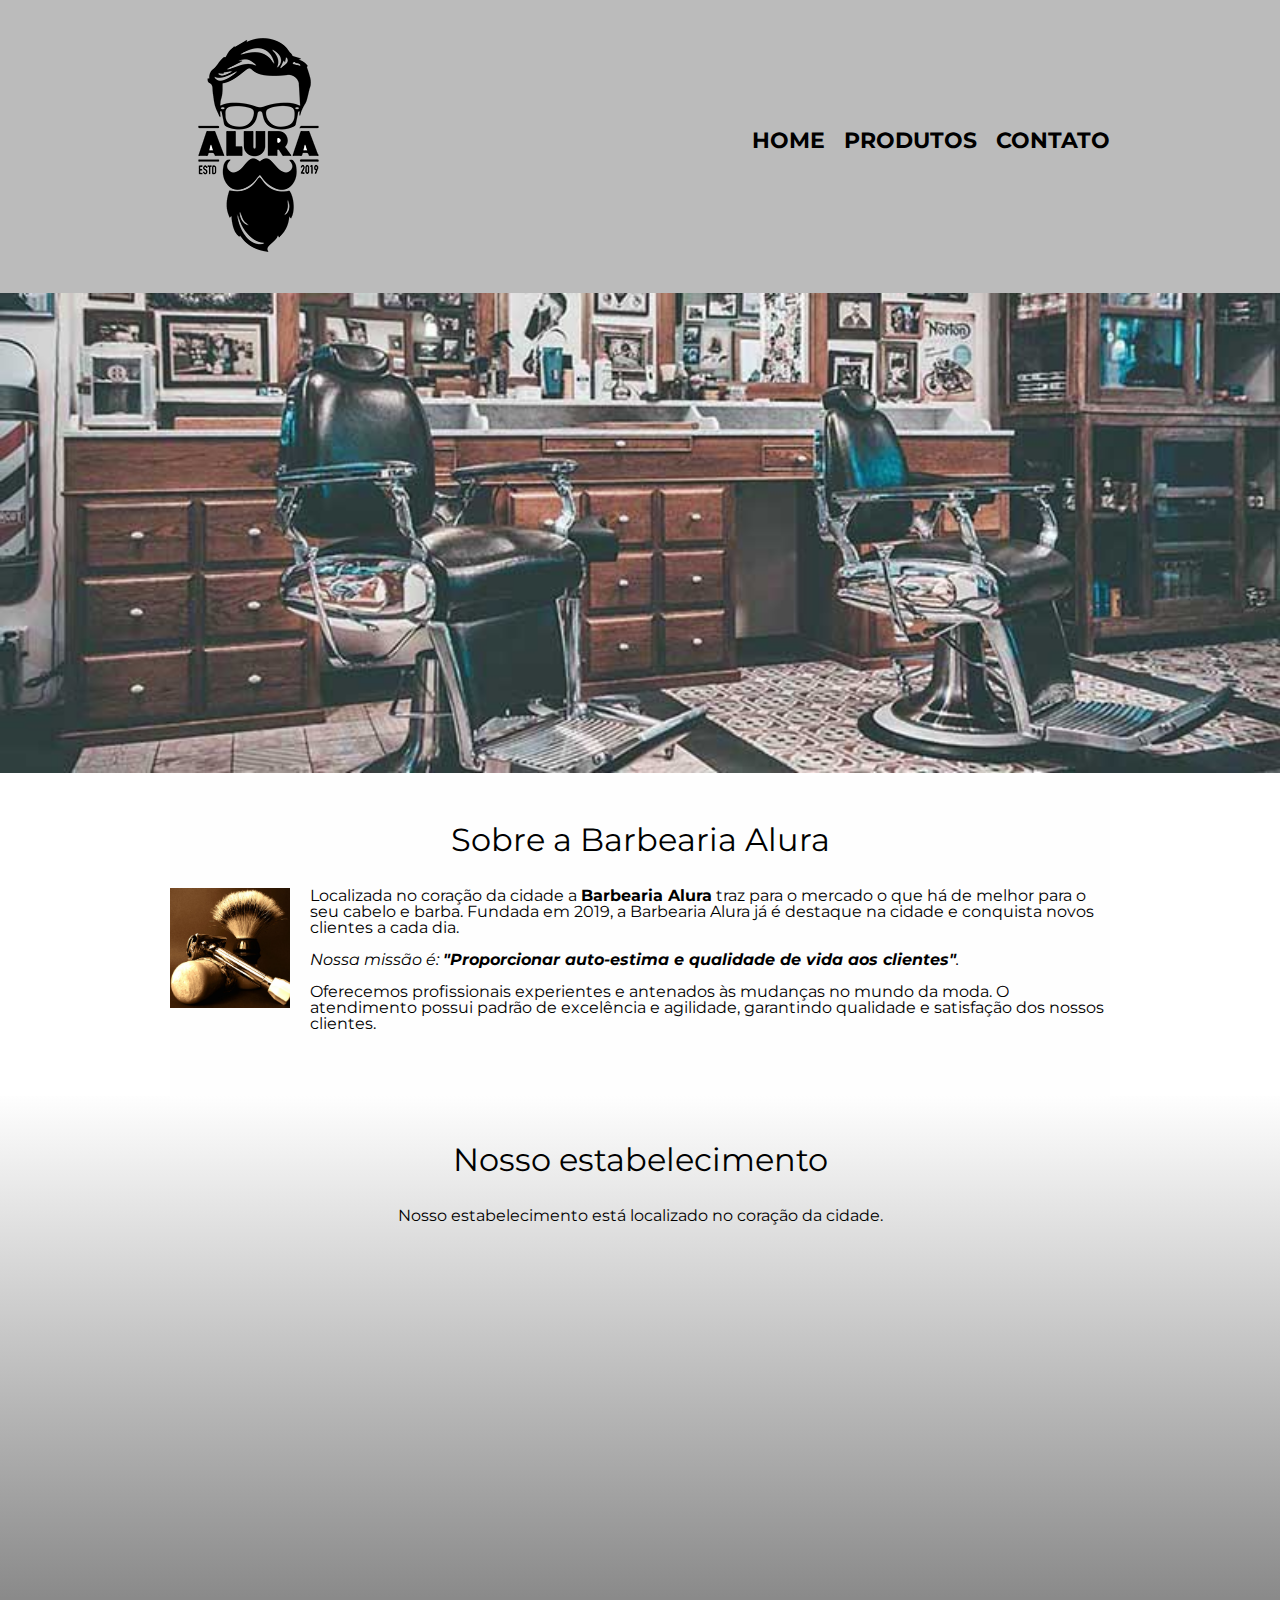
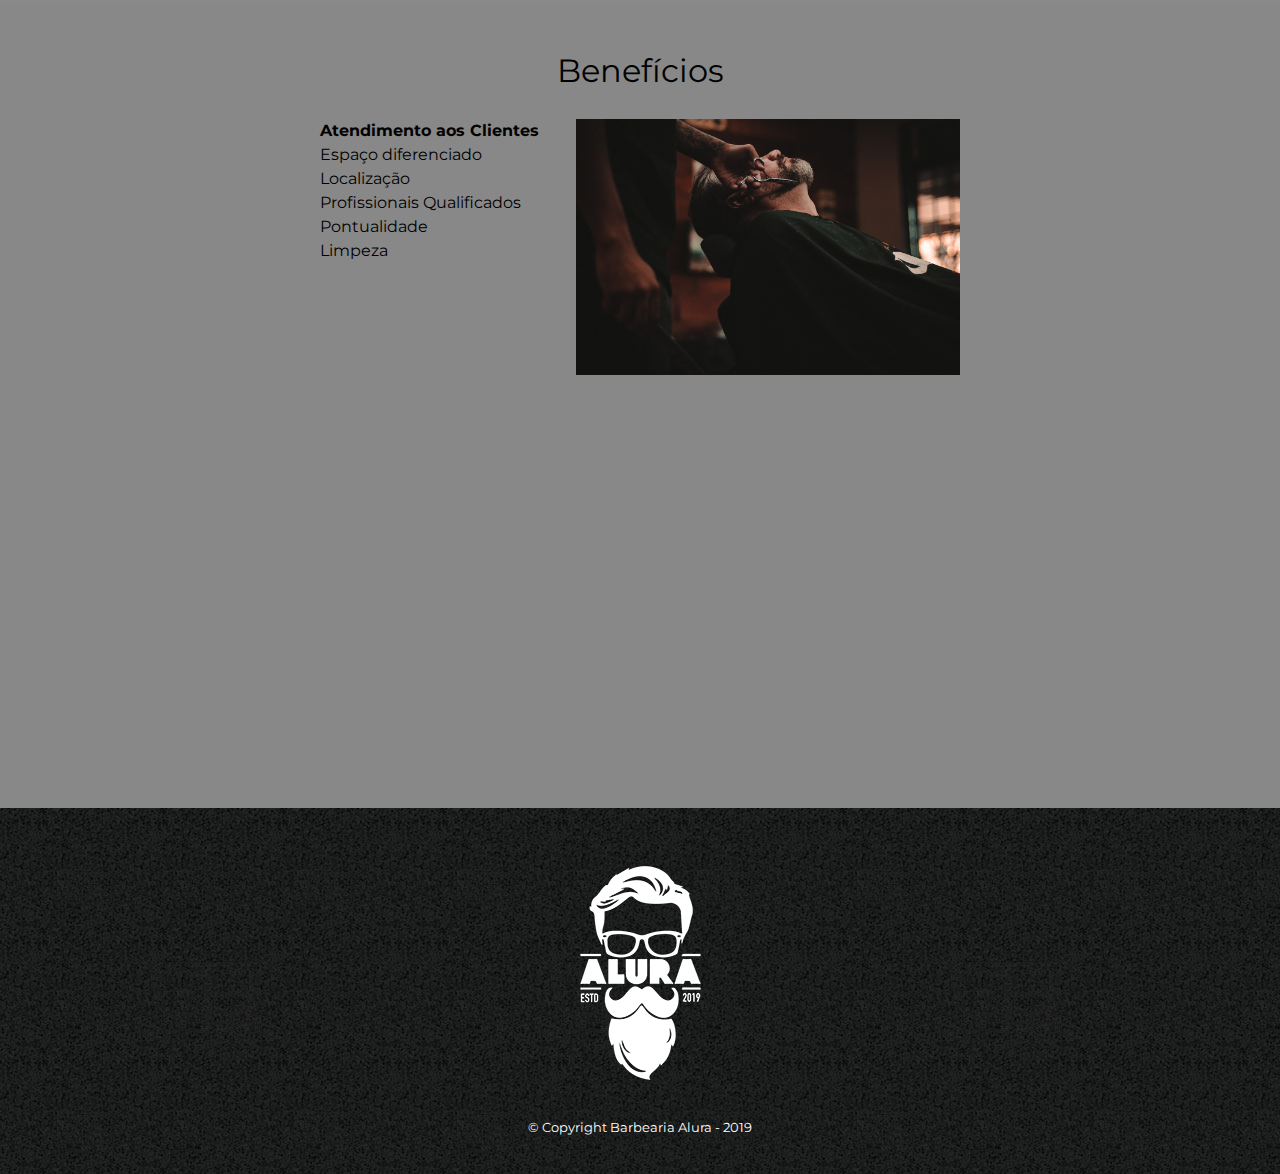
<file: index.html>
<!DOCTYPE html>
<html lang="pt-br">
	<head>
		<meta charset="UTF-8">
		<title>Barbearia Alura</title>

		<link rel="stylesheet" href="reset.css">
		<link rel="stylesheet" href="style.css">
		<link href="https://fonts.googleapis.com/css?family=Montserrat&display=swap" rel="stylesheet">
	</head>

	<body>
		<header>
			<div class="caixa">
				<h1><img src="logo.png"></h1>

				<nav>
					<ul>
						<li><a href="index.html">Home</a></li>
						<li><a href="produtos.html">Produtos</a></li>
						<li><a href="contato.html">Contato</a></li>
					</ul>
				</nav>
			</div>
		</header>

		<img class="banner" src="banner.jpg">

		<main>
			<section class="principal">
				<h2 class="titulo-principal">Sobre a Barbearia Alura</h2>

				<img class="utensilios" src="utensilios.jpg" alt="Utensilios de um barbeiro.">
		 
				<p>Localizada no coração da cidade a <strong>Barbearia Alura</strong> traz para o mercado o que há de melhor para o seu cabelo e barba. Fundada em 2019, a Barbearia Alura já é destaque na cidade e conquista novos clientes a cada dia.</p>

				<p id="missao"><em>Nossa missão é: <strong>"Proporcionar auto-estima e qualidade de vida aos clientes"</strong>.</em></p>

				<p>Oferecemos profissionais experientes e antenados às mudanças no mundo da moda. O atendimento possui padrão de excelência e agilidade, garantindo qualidade e satisfação dos nossos clientes.</p>
			</section>

			<section class="mapa">
				<h3 class="titulo-principal">Nosso estabelecimento</h3>
				<p>Nosso estabelecimento está localizado no coração da cidade.</p>

				<div class="mapa-conteudo">
					<iframe src="https://www.google.com/maps/embed?pb=!1m18!1m12!1m3!1d3656.4483278365396!2d-46.63466568562861!3d-23.588249068469487!2m3!1f0!2f0!3f0!3m2!1i1024!2i768!4f13.1!3m3!1m2!1s0x94ce5a2b2ed7f3a1%3A0xab35da2f5ca62674!2sCaelum!5e0!3m2!1spt-BR!2sbr!4v1568814489656!5m2!1spt-BR!2sbr" width="100%" height="300" frameborder="0" style="border:0;" allowfullscreen=""></iframe>
				</div>
			</section>

			<section class="beneficios">
				<h3 class="titulo-principal">Benefícios</h3>

				<div class="conteudo-beneficios">
					<ul class="lista-beneficios">
						<li class="itens">Atendimento aos Clientes</li>
						<li class="itens">Espaço diferenciado</li>
						<li class="itens">Localização</li>
						<li class="itens">Profissionais Qualificados</li>
						<li class="itens">Pontualidade</li>
						<li class="itens">Limpeza</li>
					</ul><img src="beneficios.jpg" class="imagem-beneficios">
				</div>

				<div class="video">
					<iframe width="560" height="315" src="https://www.youtube.com/embed/wcVVXUV0YUY" frameborder="0" allow="accelerometer; autoplay; encrypted-media; gyroscope; picture-in-picture" allowfullscreen></iframe>
				</div>
			</section>
		</main>

		<footer>
			<img src="logo-branco.png">
			<p class="copyright">&copy; Copyright Barbearia Alura - 2019</p>
		</footer>
	</body>
</html>
</file>
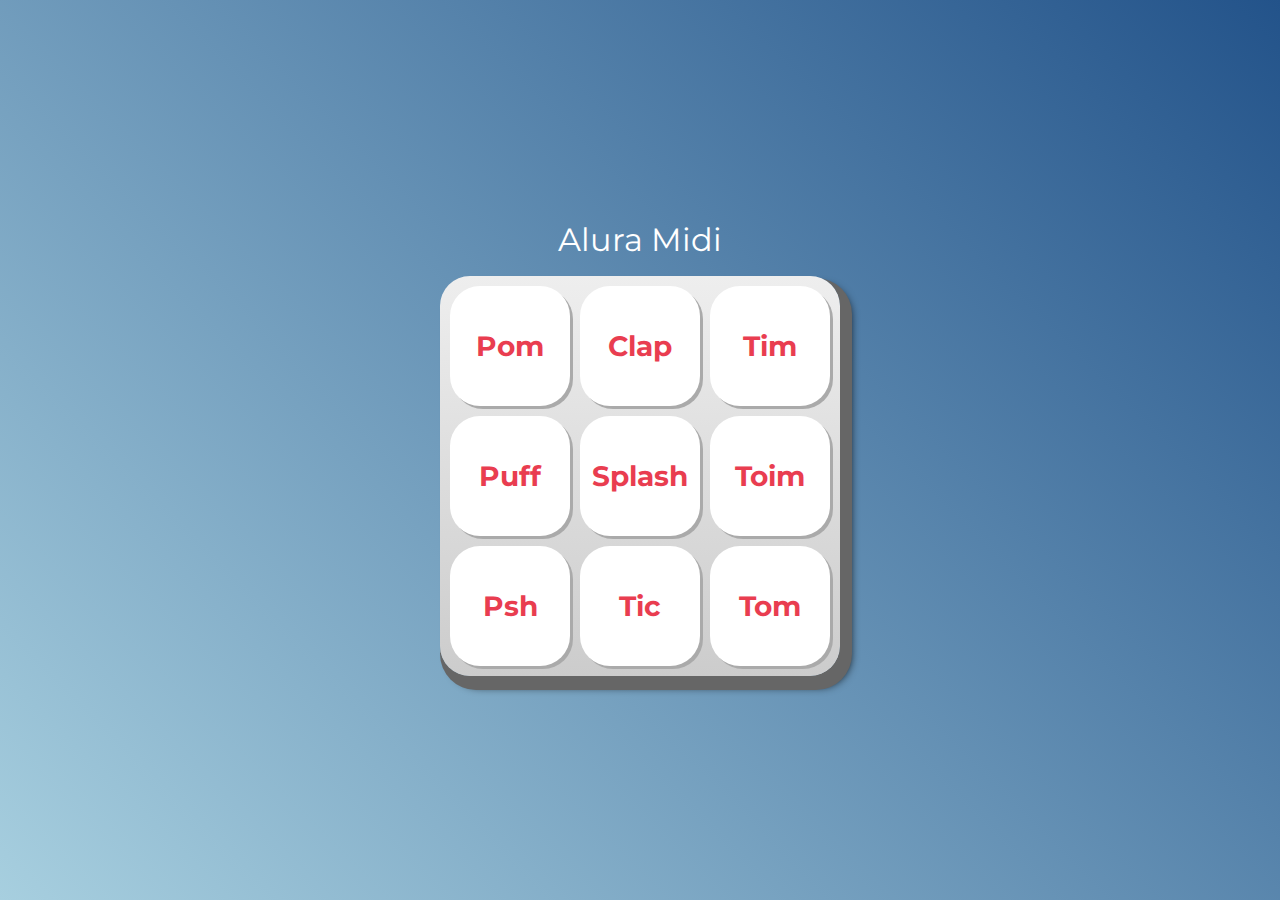
<file: Aluramidi/index.html>
<!DOCTYPE html>
<html lang="pt-BR">
  <head>
    <meta charset="UTF-8" />
    <meta http-equiv="X-UA-Compatible" content="IE=edge" />
    <meta name="viewport" content="width=device-width, initial-scale=1.0" />

    <title>Alura MIDI</title>

    <link rel="preconnect" href="https://fonts.googleapis.com" />
    <link rel="preconnect" href="https://fonts.gstatic.com" crossorigin />
    <link
      href="https://fonts.googleapis.com/css2?family=Montserrat:wght@500;600&display=swap"
      rel="stylesheet"
    />

    <link rel="icon" type="image/png" href="images/bateria.png" />
    <link rel="stylesheet" href="css/reset.css" />
    <link rel="stylesheet" href="css/estilos.css" />
  </head>
  <body>
    <h1>Alura Midi</h1>

    <section class="teclado">
      <button class="tecla tecla_pom">Pom</button>
      <button class="tecla tecla_clap">Clap</button>
      <button class="tecla tecla_tim">Tim</button>

      <button class="tecla tecla_puff">Puff</button>
      <button class="tecla tecla_splash">Splash</button>
      <button class="tecla tecla_toim">Toim</button>

      <button class="tecla tecla_psh">Psh</button>
      <button class="tecla tecla_tic">Tic</button>
      <button class="tecla tecla_tom">Tom</button>
    </section>

    <audio src="sounds/keyq.wav" id="som_tecla_pom"></audio>
    <audio src="sounds/keyw.wav" id="som_tecla_clap"></audio>
    <audio src="sounds/keye.wav" id="som_tecla_tim"></audio>
    <audio src="sounds/keya.wav" id="som_tecla_puff"></audio>
    <audio src="sounds/keys.wav" id="som_tecla_splash"></audio>
    <audio src="sounds/keyd.wav" id="som_tecla_toim"></audio>
    <audio src="sounds/keyz.wav" id="som_tecla_psh"></audio>
    <audio src="sounds/keyx.wav" id="som_tecla_tic"></audio>
    <audio src="sounds/keyc.wav" id="som_tecla_tom"></audio>

    <script src="main.js"></script>
  </body>
</html>
</file>
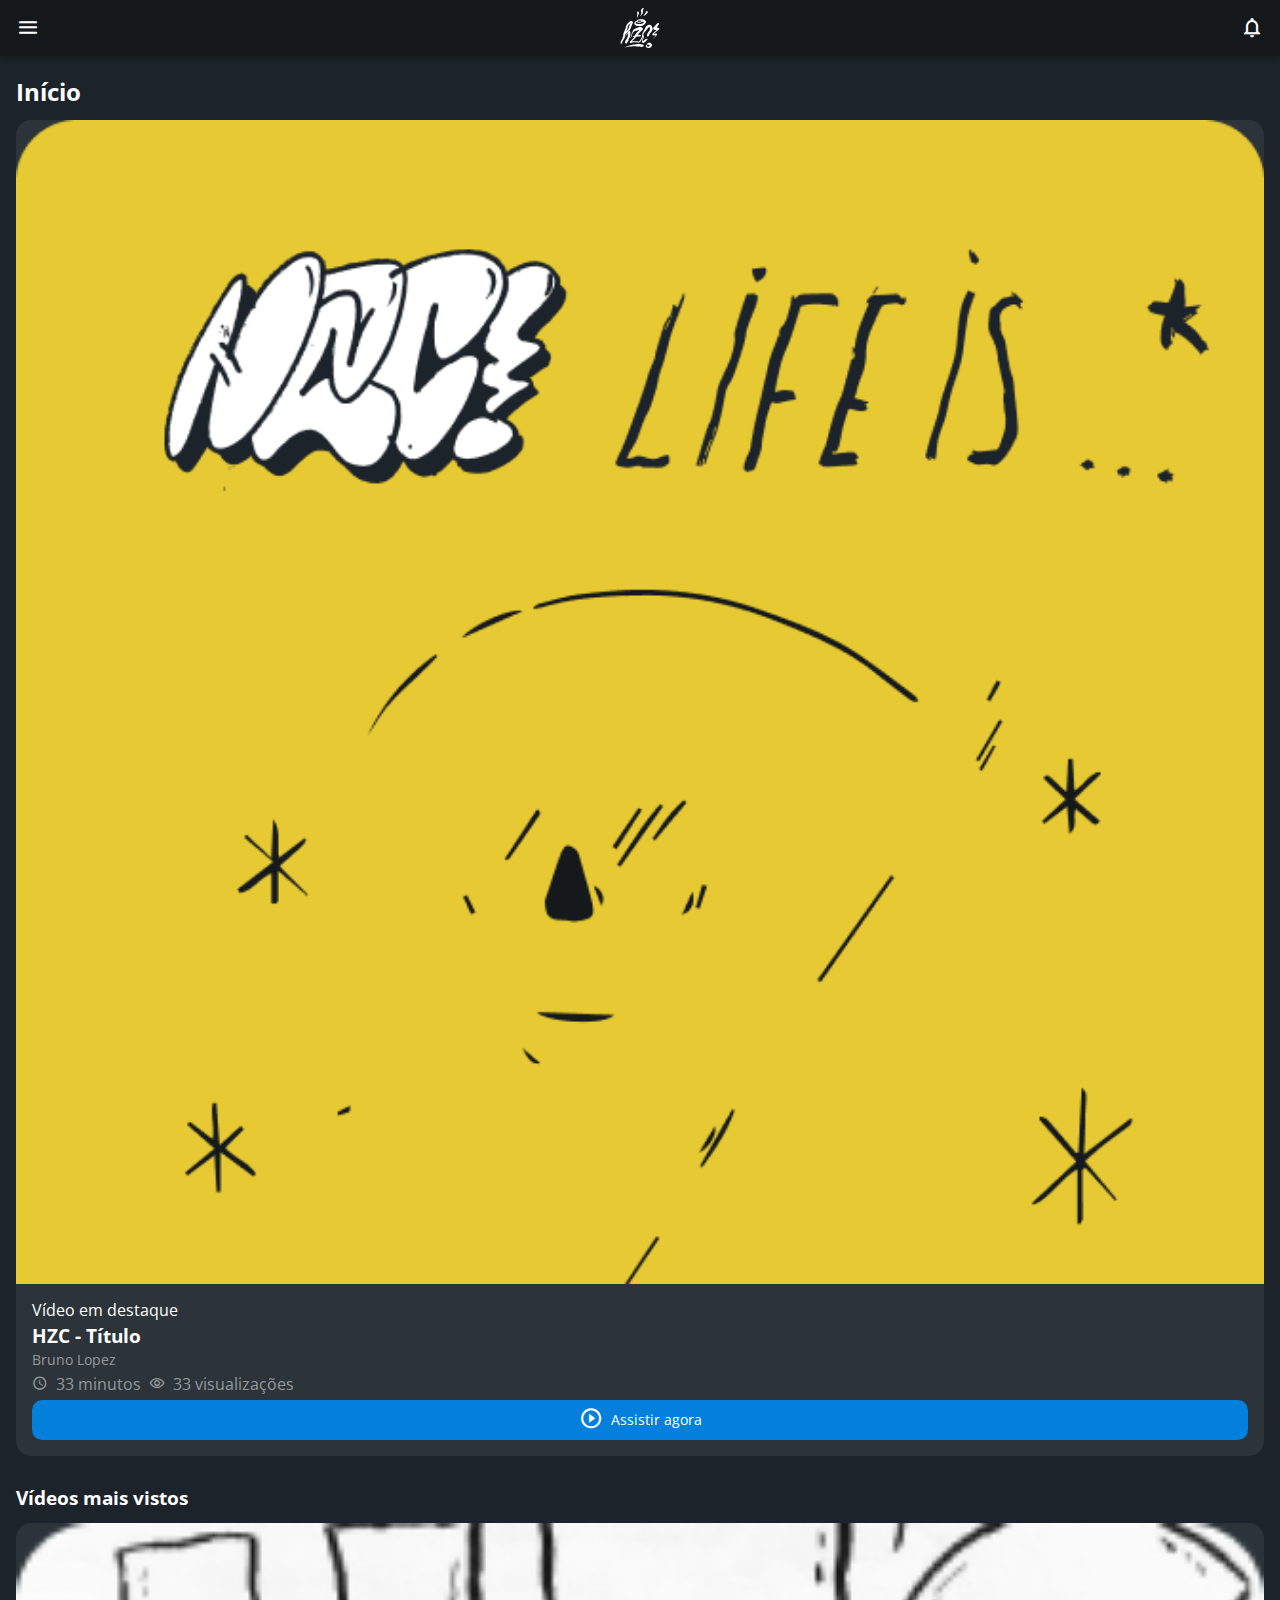
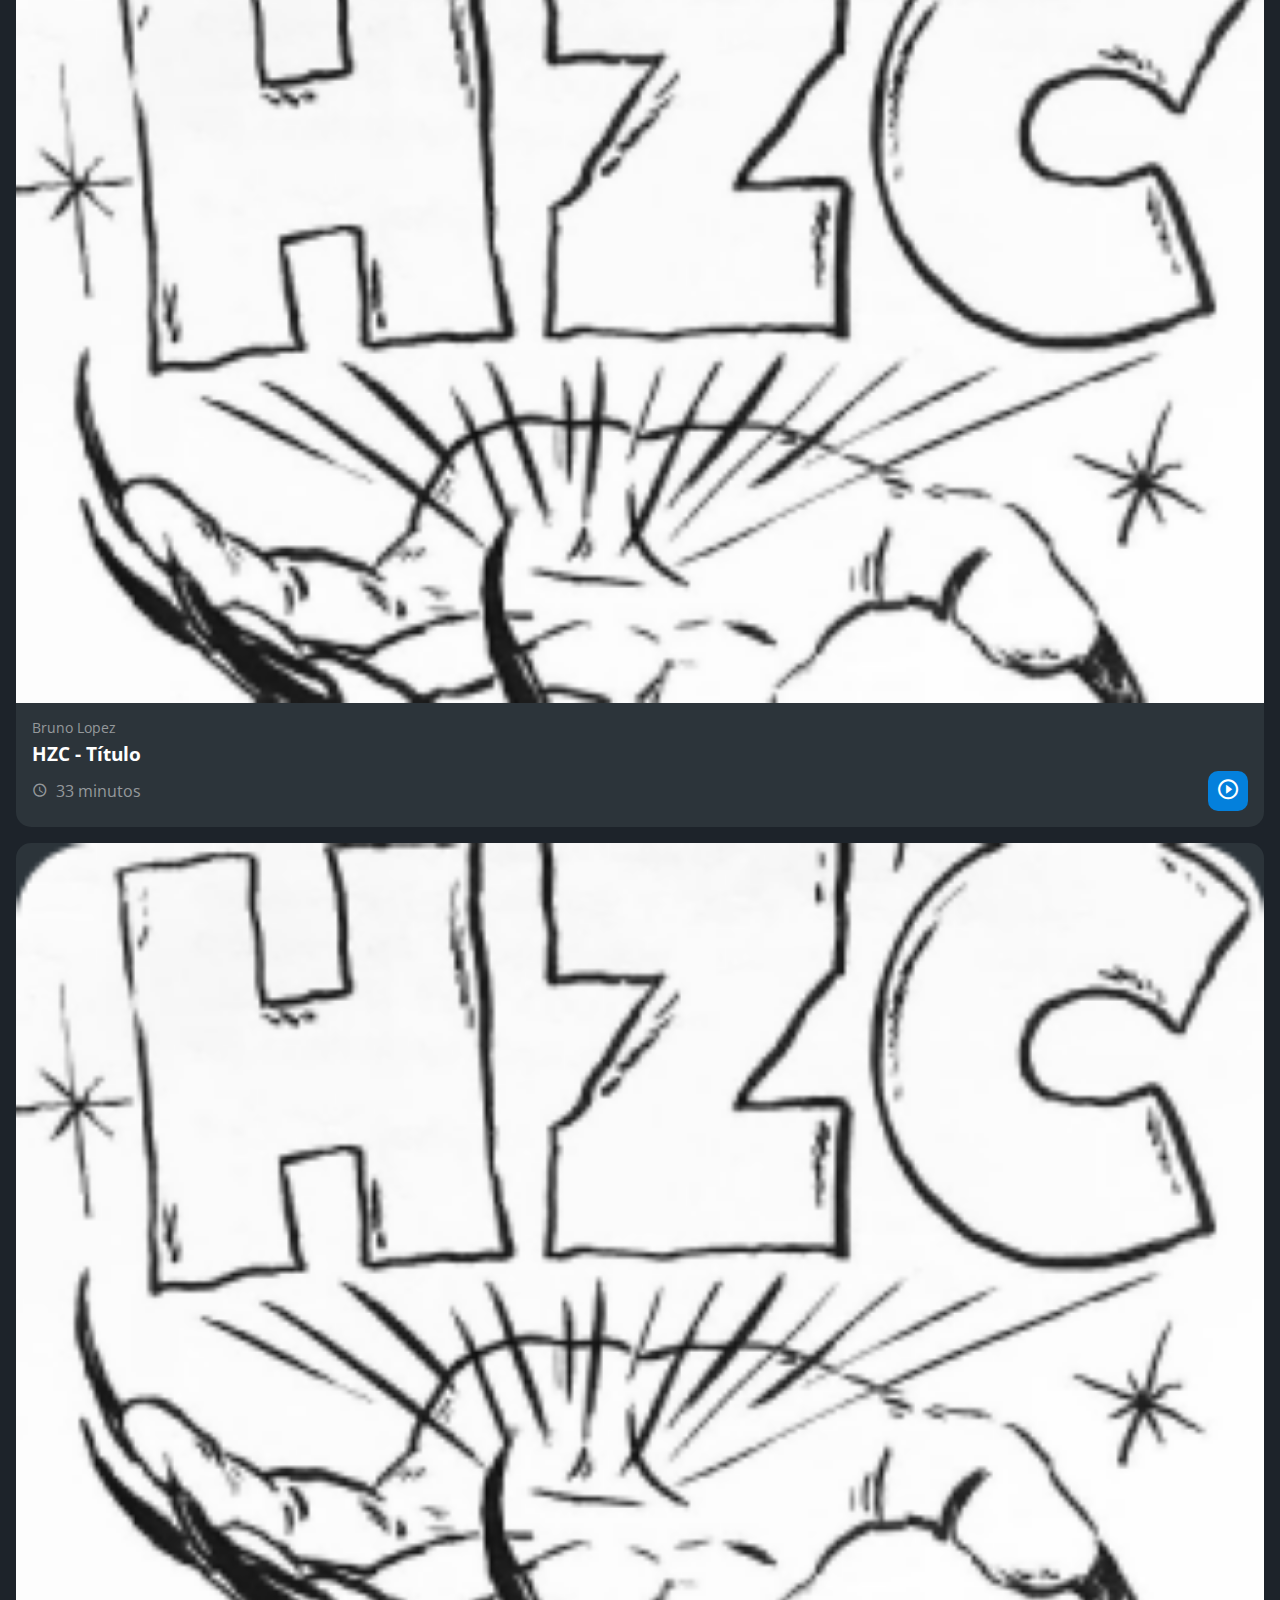
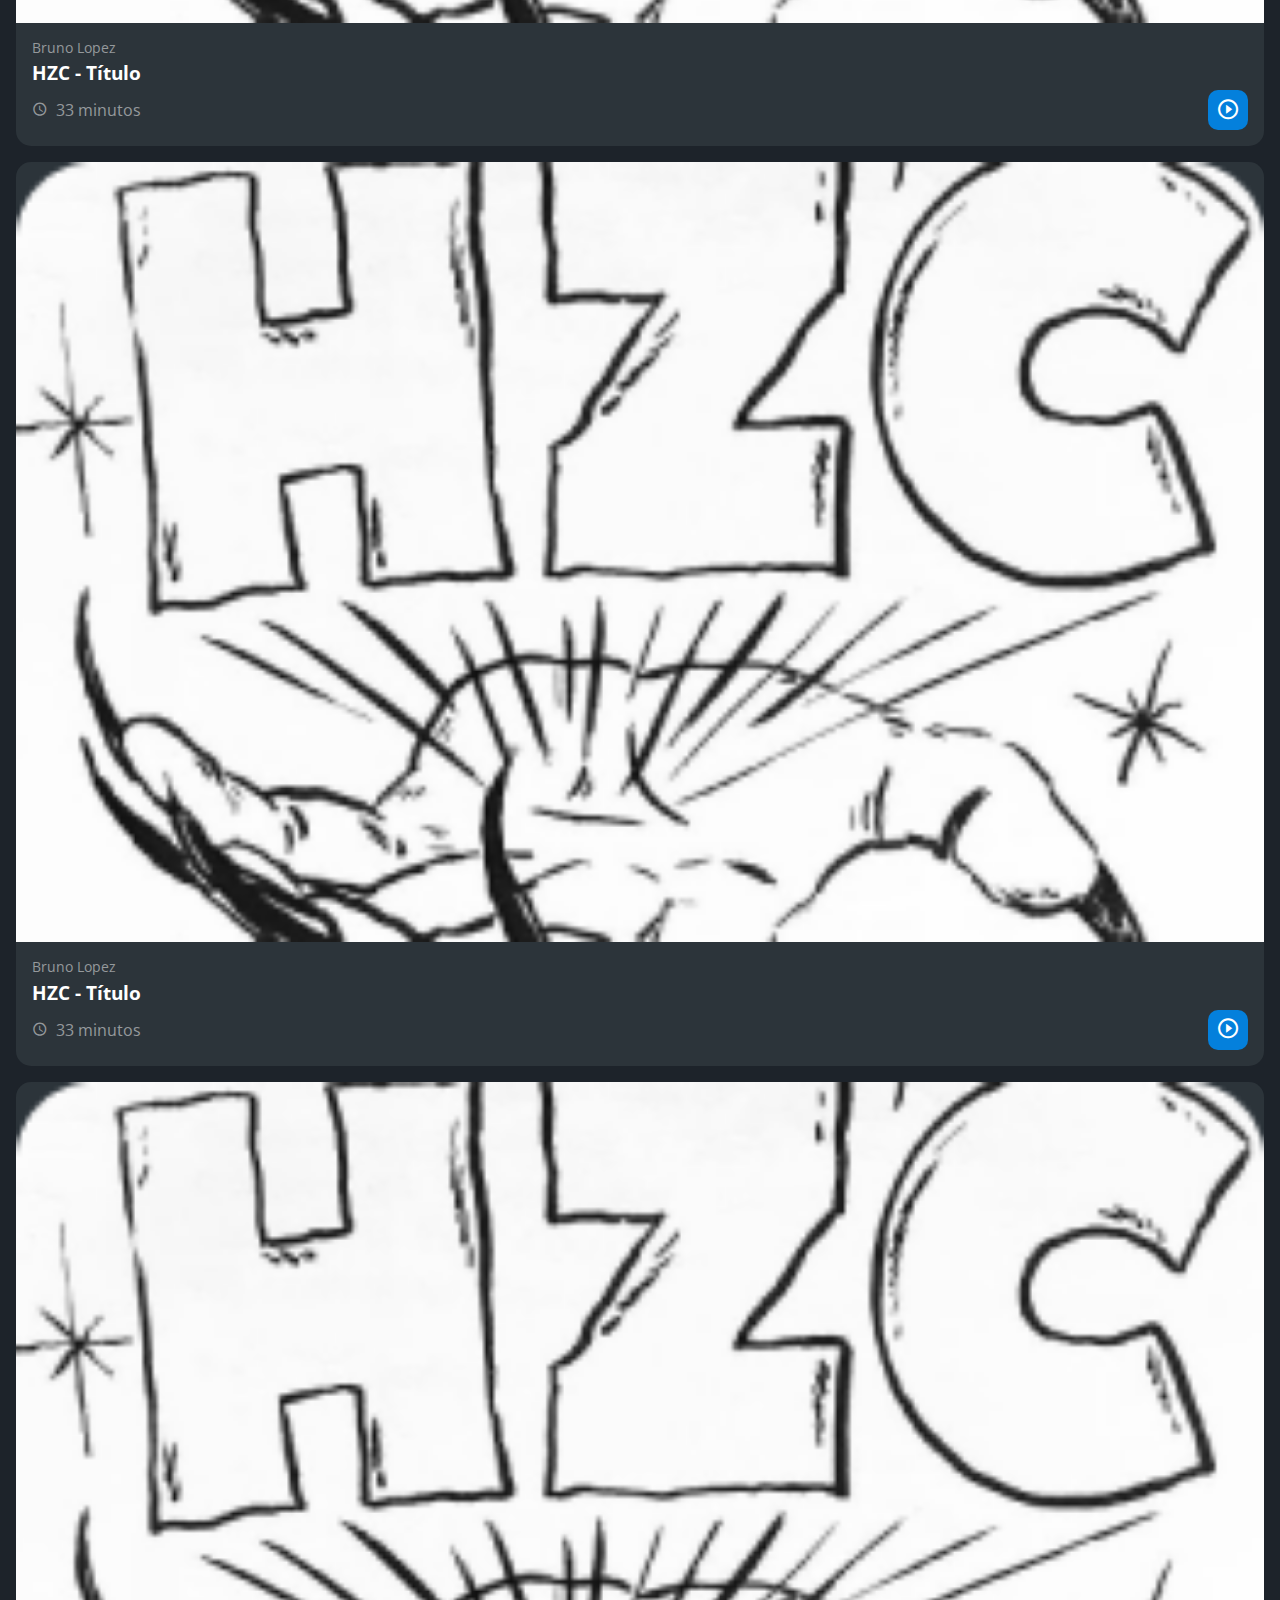
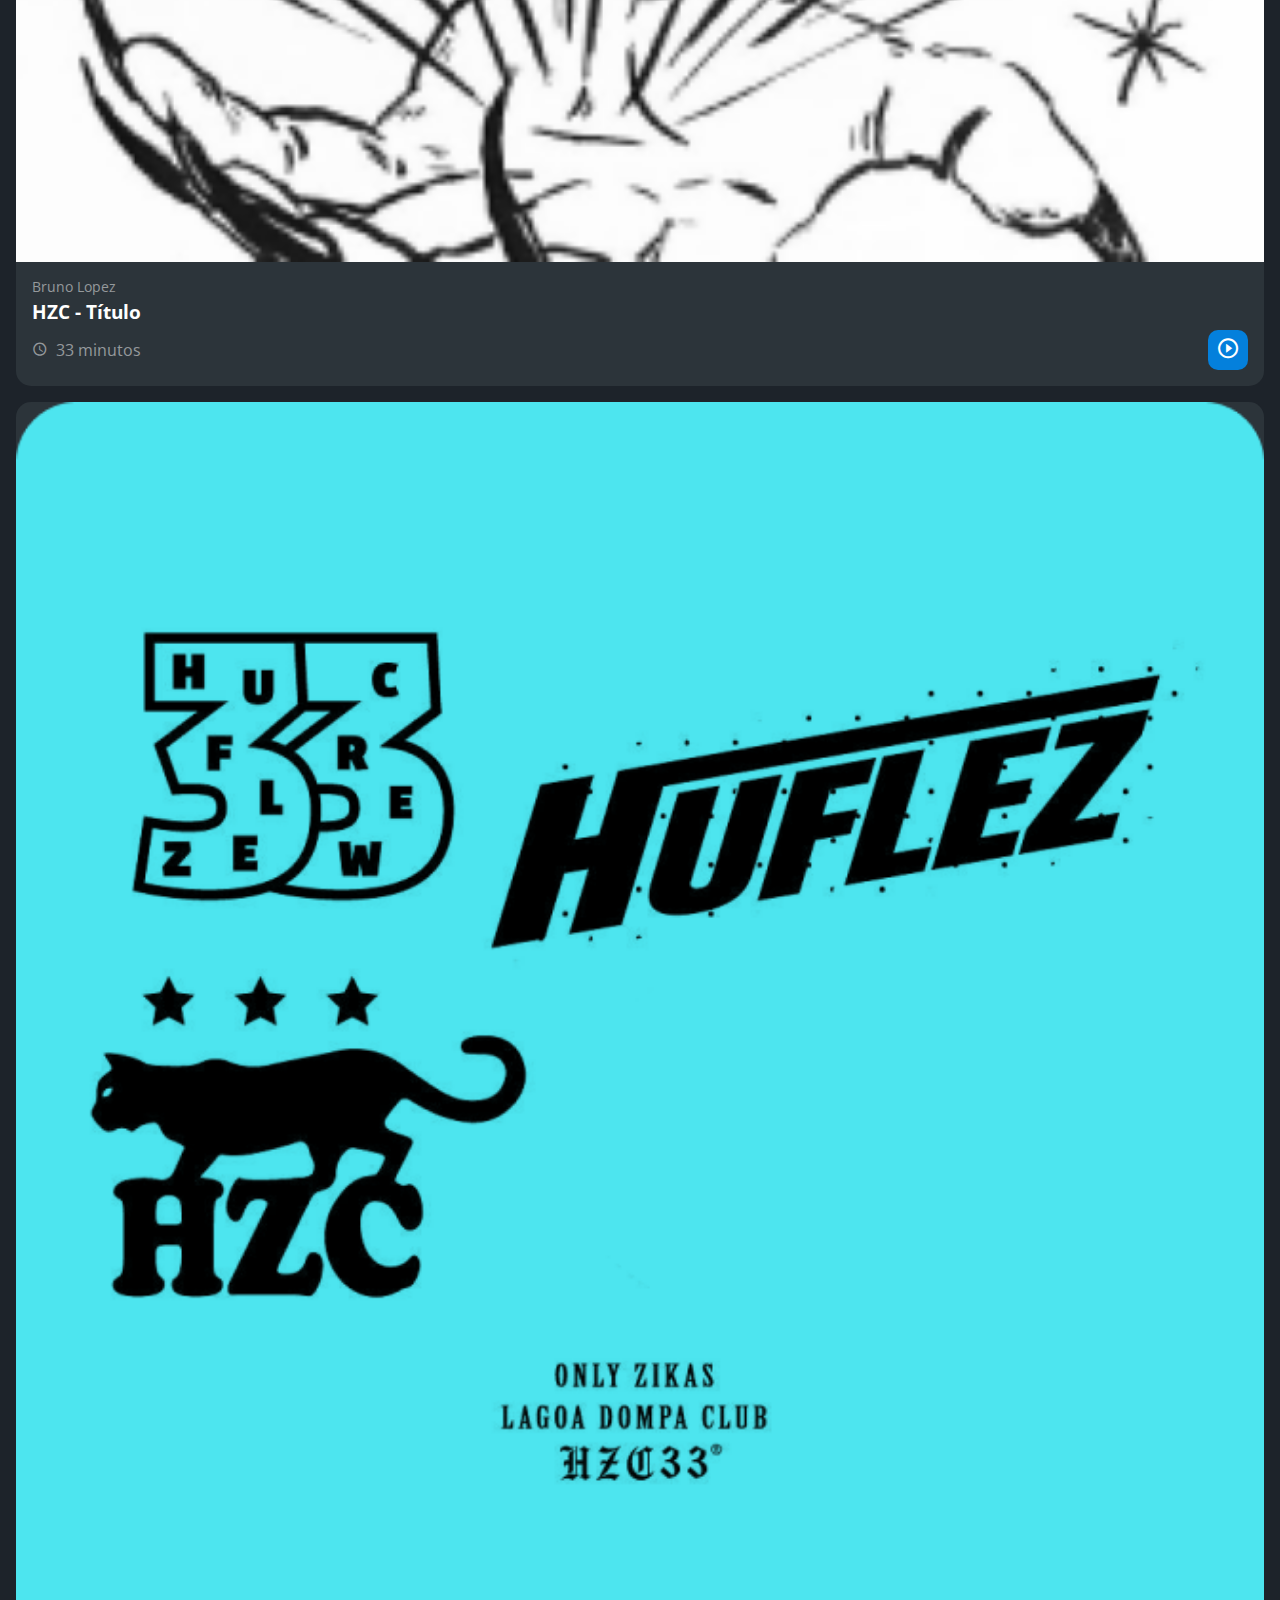
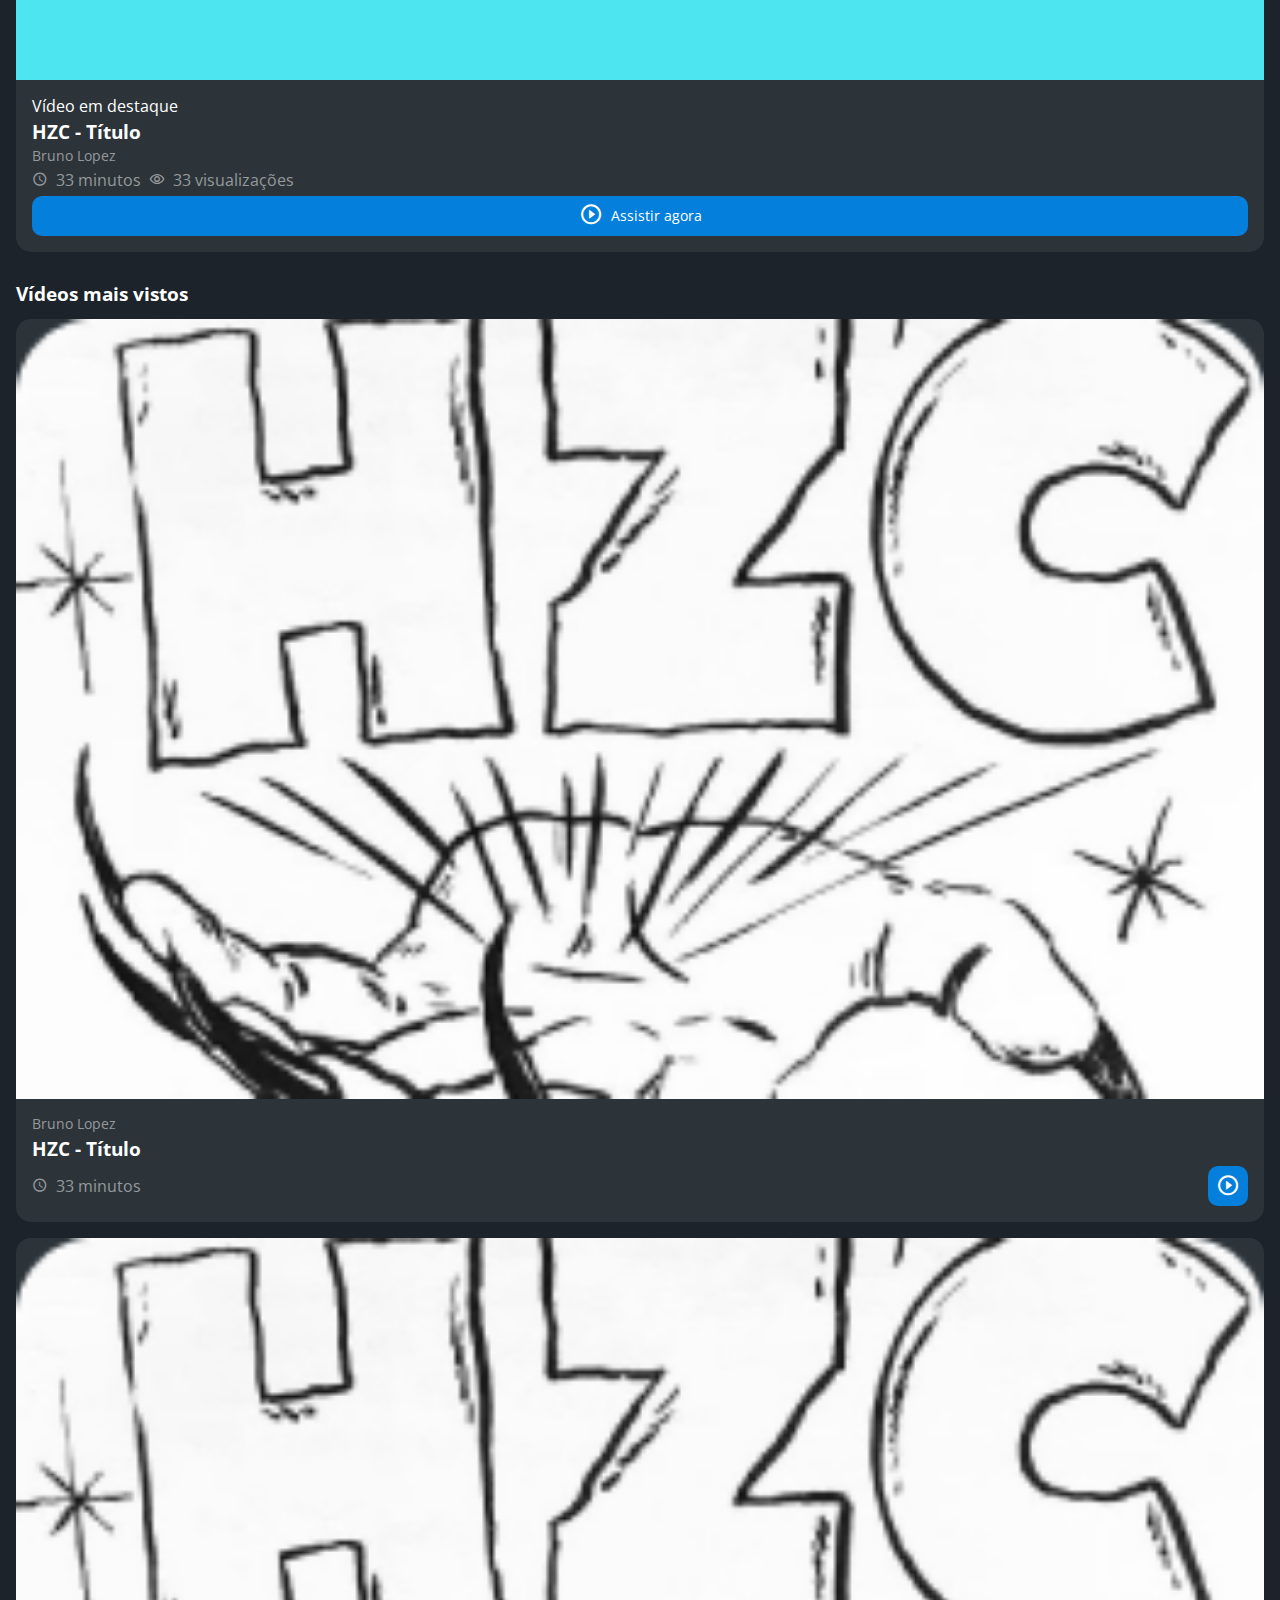
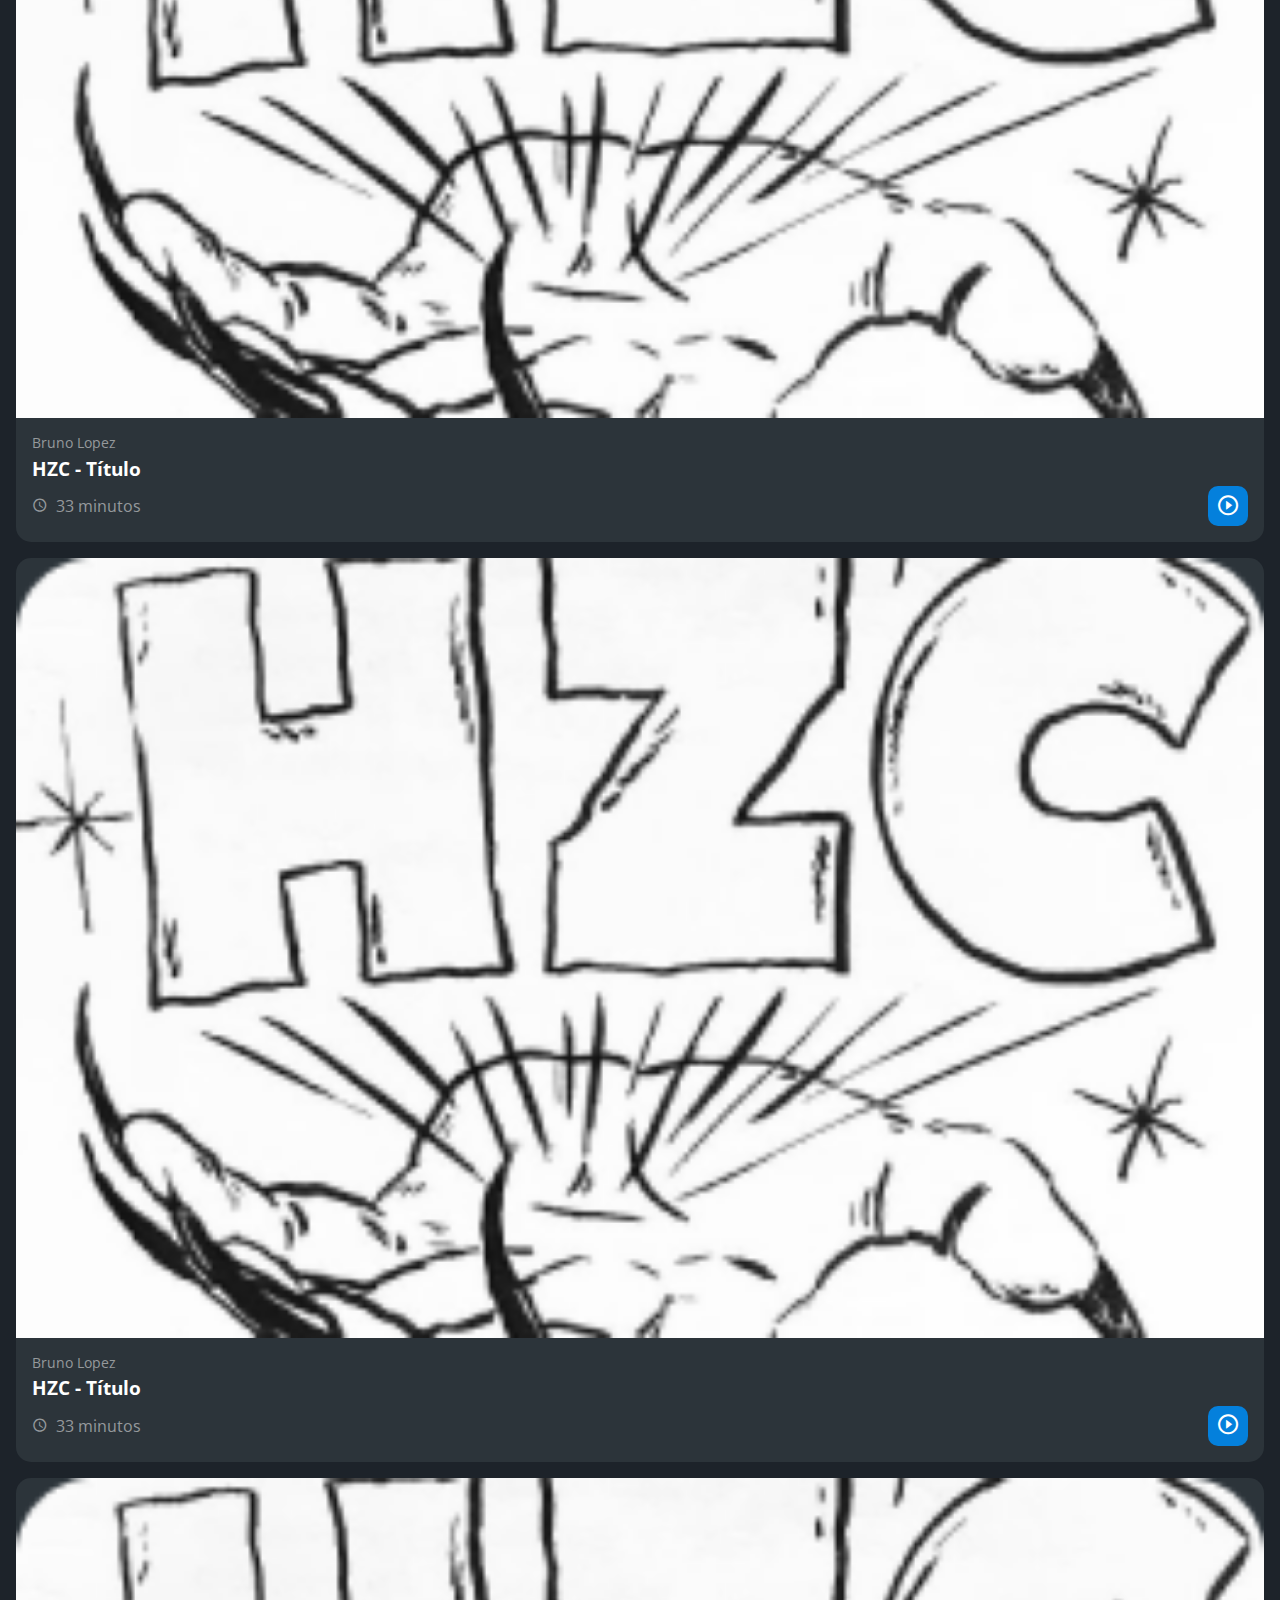
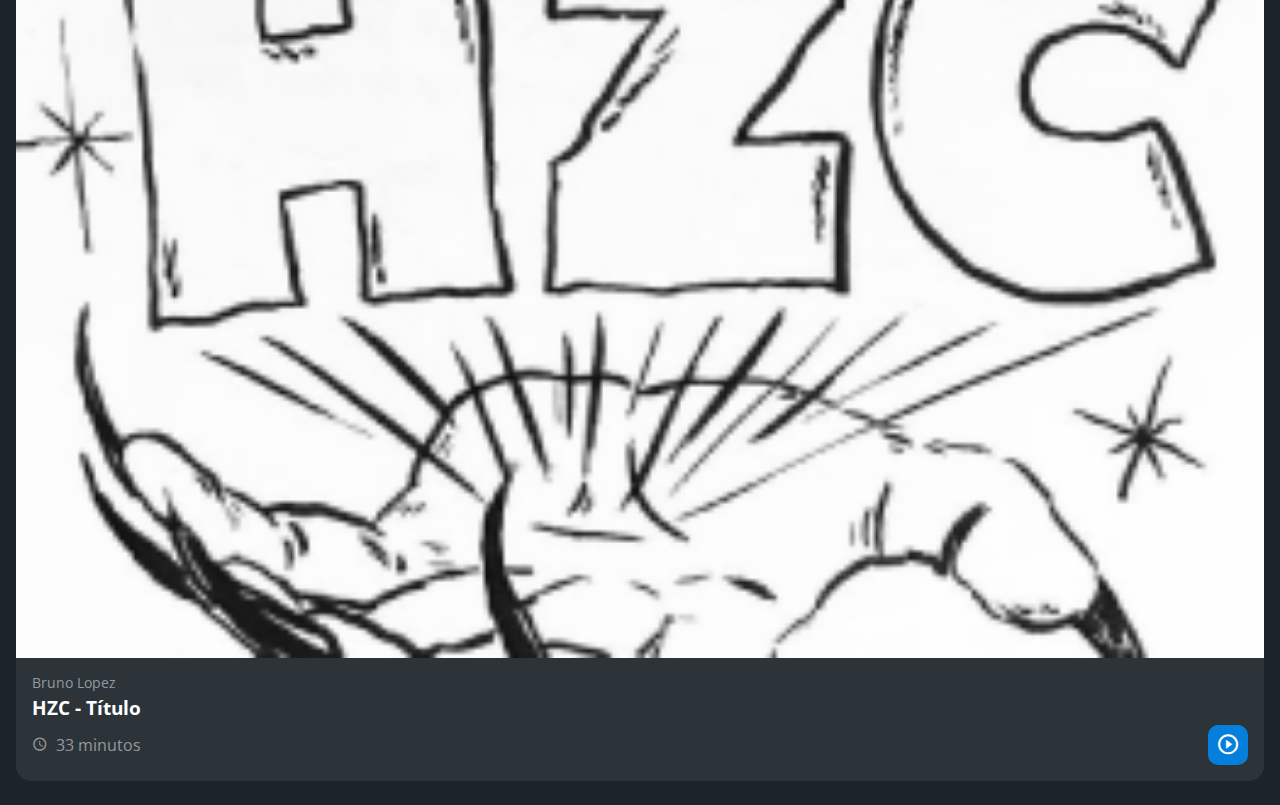
<file: flex-e-grid-main/index.html>
<!DOCTYPE html>
<html lang="pt-br">
  <head>
    <meta charset="UTF-8" />
    <meta http-equiv="X-UA-Compatible" content="IE=edge" />
    <meta name="viewport" content="width=device-width, initial-scale=1.0" />
    <title>HZC | Home</title>
    <link rel="preconnect" href="https://fonts.googleapis.com" />
    <link rel="preconnect" href="https://fonts.gstatic.com" crossorigin />
    <link
      rel="stylesheet"
      href="https://fonts.googleapis.com/css2?family=Open+Sans:wght@400;600;700&display=swap"
    />
    <link rel="stylesheet" href="assets/css/reset.css" />
    <link rel="stylesheet" href="assets/css/styles.css" />
  </head>
  <body>
    <header class="cabecalho">
      <button class="cabecalho__menu" aria-label="Menu"><i></i></button>
      <img
        src="assets/img/logo.svg"
        alt="Logotipo da HZC"
        class="cabecalho__logo"
      />
      <p class="cabecalho__perfil">Bruno Lopez</p>
      <button class="cabecalho__notificacao" aria-label="Notificação">
        <i></i>
      </button>
    </header>
    <nav class="menu-lateral">
      <img
        src="assets/img/logo.svg"
        alt="Logotipo da HZC"
        class="menu-lateral__logo"
      />
      <a
        href="#"
        class="menu-lateral__link menu-lateral__link--inicio menu-lateral__link--ativo"
        >Início</a
      >
      <a href="#" class="menu-lateral__link menu-lateral__link--videos"
        >Vídeos</a
      >
      <a href="#" class="menu-lateral__link menu-lateral__link--picos">Picos</a>
      <a href="#" class="menu-lateral__link menu-lateral__link--integrantes"
        >Integrantes</a
      >
      <a href="#" class="menu-lateral__link menu-lateral__link--camisas"
        >Camisas</a
      >
      <a href="#" class="menu-lateral__link menu-lateral__link--pinturas"
        >Pinturas</a
      >
    </nav>
    <main class="principal">
      <h2 class="titulo-pagina">Início</h2>
      <article class="cartao cartao--destaque destaque-video">
        <img
          src="assets/img/banner-mobile_1.png"
          alt="Banner do cartao"
          class="cartao__imagem cartao__imagem--mobile"
        />
        <img
          src="assets/img/banner_1.png"
          alt="Banner do cartao"
          class="cartao__imagem cartao__imagem--desktop"
        />
        <div class="cartao__conteudo">
          <p class="cartao__destaque">Vídeo em destaque</p>
          <h3 class="cartao__titulo">HZC - Título</h3>
          <p class="cartao__perfil">Bruno Lopez</p>
          <p class="cartao__info cartao__info--tempo">33 minutos</p>
          <p class="cartao__info cartao__info--visualizacao">
            33 visualizações
          </p>
          <button
            class="cartao__botao cartao__botao--play cartao__botao--destaque"
          >
            Assistir agora
          </button>
        </div>
      </article>
      <article class="cartao cartao--recentes videos-recentes">
        <h3 class="cartao__titulo">Vídeos recentes</h3>
        <a href="#" class="cartao__link">Ver todos</a>
        <ul class="cartao__lista">
          <li class="cartao__item">
            <img
              src="assets/img/miniatura_1.png"
              alt="Thumbnail"
              class="cartao__item-thumbnail"
            />
            <h4 class="cartao__item-titulo">HZC - Love machine</h4>
            <p class="cartao__item-perfil">Bruno Lopez</p>
          </li>
          <li class="cartao__item">
            <img
              src="assets/img/miniatura_1.png"
              alt="Thumbnail"
              class="cartao__item-thumbnail"
            />
            <h4 class="cartao__item-titulo">HZC - Love machine</h4>
            <p class="cartao__item-perfil">Bruno Lopez</p>
          </li>
          <li class="cartao__item">
            <img
              src="assets/img/miniatura_1.png"
              alt="Thumbnail"
              class="cartao__item-thumbnail"
            />
            <h4 class="cartao__item-titulo">HZC - Love machine</h4>
            <p class="cartao__item-perfil">Bruno Lopez</p>
          </li>
          <li class="cartao__item">
            <img
              src="assets/img/miniatura_1.png"
              alt="Thumbnail"
              class="cartao__item-thumbnail"
            />
            <h4 class="cartao__item-titulo">HZC - Love machine</h4>
            <p class="cartao__item-perfil">Bruno Lopez</p>
          </li>
          <li class="cartao__item">
            <img
              src="assets/img/miniatura_1.png"
              alt="Thumbnail"
              class="cartao__item-thumbnail"
            />
            <h4 class="cartao__item-titulo">HZC - Love machine</h4>
            <p class="cartao__item-perfil">Bruno Lopez</p>
          </li>
        </ul>
      </article>
      <section class="secao secao-videos">
        <h3 class="titulo-secao">Vídeos mais vistos</h3>
        <article class="cartao">
          <img
            src="assets/img/video_1.png"
            alt="Vídeo"
            class="cartao__imagem"
          />
          <div class="cartao__conteudo">
            <p class="cartao__perfil">Bruno Lopez</p>
            <h3 class="cartao__titulo">HZC - Título</h3>
            <p class="cartao__info cartao__info--tempo">33 minutos</p>
            <button
              class="cartao__botao cartao__botao--play"
              aria-label="Assistir agora"
            ></button>
          </div>
        </article>
        <article class="cartao">
          <img
            src="assets/img/video_1.png"
            alt="Vídeo"
            class="cartao__imagem"
          />
          <div class="cartao__conteudo">
            <p class="cartao__perfil">Bruno Lopez</p>
            <h3 class="cartao__titulo">HZC - Título</h3>
            <p class="cartao__info cartao__info--tempo">33 minutos</p>
            <button
              class="cartao__botao cartao__botao--play"
              aria-label="Assistir agora"
            ></button>
          </div>
        </article>
        <article class="cartao">
          <img
            src="assets/img/video_1.png"
            alt="Vídeo"
            class="cartao__imagem"
          />
          <div class="cartao__conteudo">
            <p class="cartao__perfil">Bruno Lopez</p>
            <h3 class="cartao__titulo">HZC - Título</h3>
            <p class="cartao__info cartao__info--tempo">33 minutos</p>
            <button
              class="cartao__botao cartao__botao--play"
              aria-label="Assistir agora"
            ></button>
          </div>
        </article>
        <article class="cartao">
          <img
            src="assets/img/video_1.png"
            alt="Vídeo"
            class="cartao__imagem"
          />
          <div class="cartao__conteudo">
            <p class="cartao__perfil">Bruno Lopez</p>
            <h3 class="cartao__titulo">HZC - Título</h3>
            <p class="cartao__info cartao__info--tempo">33 minutos</p>
            <button
              class="cartao__botao cartao__botao--play"
              aria-label="Assistir agora"
            ></button>
          </div>
        </article>
      </section>
      <article class="cartao cartao--recentes produtos-recentes">
        <h3 class="cartao__titulo">Vídeos recentes</h3>
        <a href="#" class="cartao__link">Ver todos</a>
        <ul class="cartao__lista">
          <li class="cartao__item">
            <img
              src="assets/img/miniatura_1.png"
              alt="Thumbnail"
              class="cartao__item-thumbnail"
            />
            <h4 class="cartao__item-titulo">HZC - Love machine</h4>
            <p class="cartao__item-perfil">Bruno Lopez</p>
          </li>
          <li class="cartao__item">
            <img
              src="assets/img/miniatura_1.png"
              alt="Thumbnail"
              class="cartao__item-thumbnail"
            />
            <h4 class="cartao__item-titulo">HZC - Love machine</h4>
            <p class="cartao__item-perfil">Bruno Lopez</p>
          </li>
          <li class="cartao__item">
            <img
              src="assets/img/miniatura_1.png"
              alt="Thumbnail"
              class="cartao__item-thumbnail"
            />
            <h4 class="cartao__item-titulo">HZC - Love machine</h4>
            <p class="cartao__item-perfil">Bruno Lopez</p>
          </li>
          <li class="cartao__item">
            <img
              src="assets/img/miniatura_1.png"
              alt="Thumbnail"
              class="cartao__item-thumbnail"
            />
            <h4 class="cartao__item-titulo">HZC - Love machine</h4>
            <p class="cartao__item-perfil">Bruno Lopez</p>
          </li>
          <li class="cartao__item">
            <img
              src="assets/img/miniatura_1.png"
              alt="Thumbnail"
              class="cartao__item-thumbnail"
            />
            <h4 class="cartao__item-titulo">HZC - Love machine</h4>
            <p class="cartao__item-perfil">Bruno Lopez</p>
          </li>
        </ul>
      </article>
      <article class="cartao cartao--destaque destaque-produtos">
        <img
          src="assets/img/banner-mobile_2.png"
          alt="Banner do cartao"
          class="cartao__imagem cartao__imagem--mobile"
        />
        <img
          src="assets/img/banner_2.png"
          alt="Banner do cartao"
          class="cartao__imagem cartao__imagem--desktop"
        />
        <div class="cartao__conteudo">
          <p class="cartao__destaque">Vídeo em destaque</p>
          <h3 class="cartao__titulo">HZC - Título</h3>
          <p class="cartao__perfil">Bruno Lopez</p>
          <p class="cartao__info cartao__info--tempo">33 minutos</p>
          <p class="cartao__info cartao__info--visualizacao">
            33 visualizações
          </p>
          <button
            class="cartao__botao cartao__botao--play cartao__botao--destaque"
          >
            Assistir agora
          </button>
        </div>
      </article>
      <section class="secao secao-produtos">
        <h3 class="titulo-secao">Vídeos mais vistos</h3>
        <article class="cartao">
          <img
            src="assets/img/video_1.png"
            alt="Vídeo"
            class="cartao__imagem"
          />
          <div class="cartao__conteudo">
            <p class="cartao__perfil">Bruno Lopez</p>
            <h3 class="cartao__titulo">HZC - Título</h3>
            <p class="cartao__info cartao__info--tempo">33 minutos</p>
            <button
              class="cartao__botao cartao__botao--play"
              aria-label="Assistir agora"
            ></button>
          </div>
        </article>
        <article class="cartao">
          <img
            src="assets/img/video_1.png"
            alt="Vídeo"
            class="cartao__imagem"
          />
          <div class="cartao__conteudo">
            <p class="cartao__perfil">Bruno Lopez</p>
            <h3 class="cartao__titulo">HZC - Título</h3>
            <p class="cartao__info cartao__info--tempo">33 minutos</p>
            <button
              class="cartao__botao cartao__botao--play"
              aria-label="Assistir agora"
            ></button>
          </div>
        </article>
        <article class="cartao">
          <img
            src="assets/img/video_1.png"
            alt="Vídeo"
            class="cartao__imagem"
          />
          <div class="cartao__conteudo">
            <p class="cartao__perfil">Bruno Lopez</p>
            <h3 class="cartao__titulo">HZC - Título</h3>
            <p class="cartao__info cartao__info--tempo">33 minutos</p>
            <button
              class="cartao__botao cartao__botao--play"
              aria-label="Assistir agora"
            ></button>
          </div>
        </article>
        <article class="cartao">
          <img
            src="assets/img/video_1.png"
            alt="Vídeo"
            class="cartao__imagem"
          />
          <div class="cartao__conteudo">
            <p class="cartao__perfil">Bruno Lopez</p>
            <h3 class="cartao__titulo">HZC - Título</h3>
            <p class="cartao__info cartao__info--tempo">33 minutos</p>
            <button
              class="cartao__botao cartao__botao--play"
              aria-label="Assistir agora"
            ></button>
          </div>
        </article>
      </section>
    </main>
    <script src="index.js"></script>
  </body>
</html>
</file>
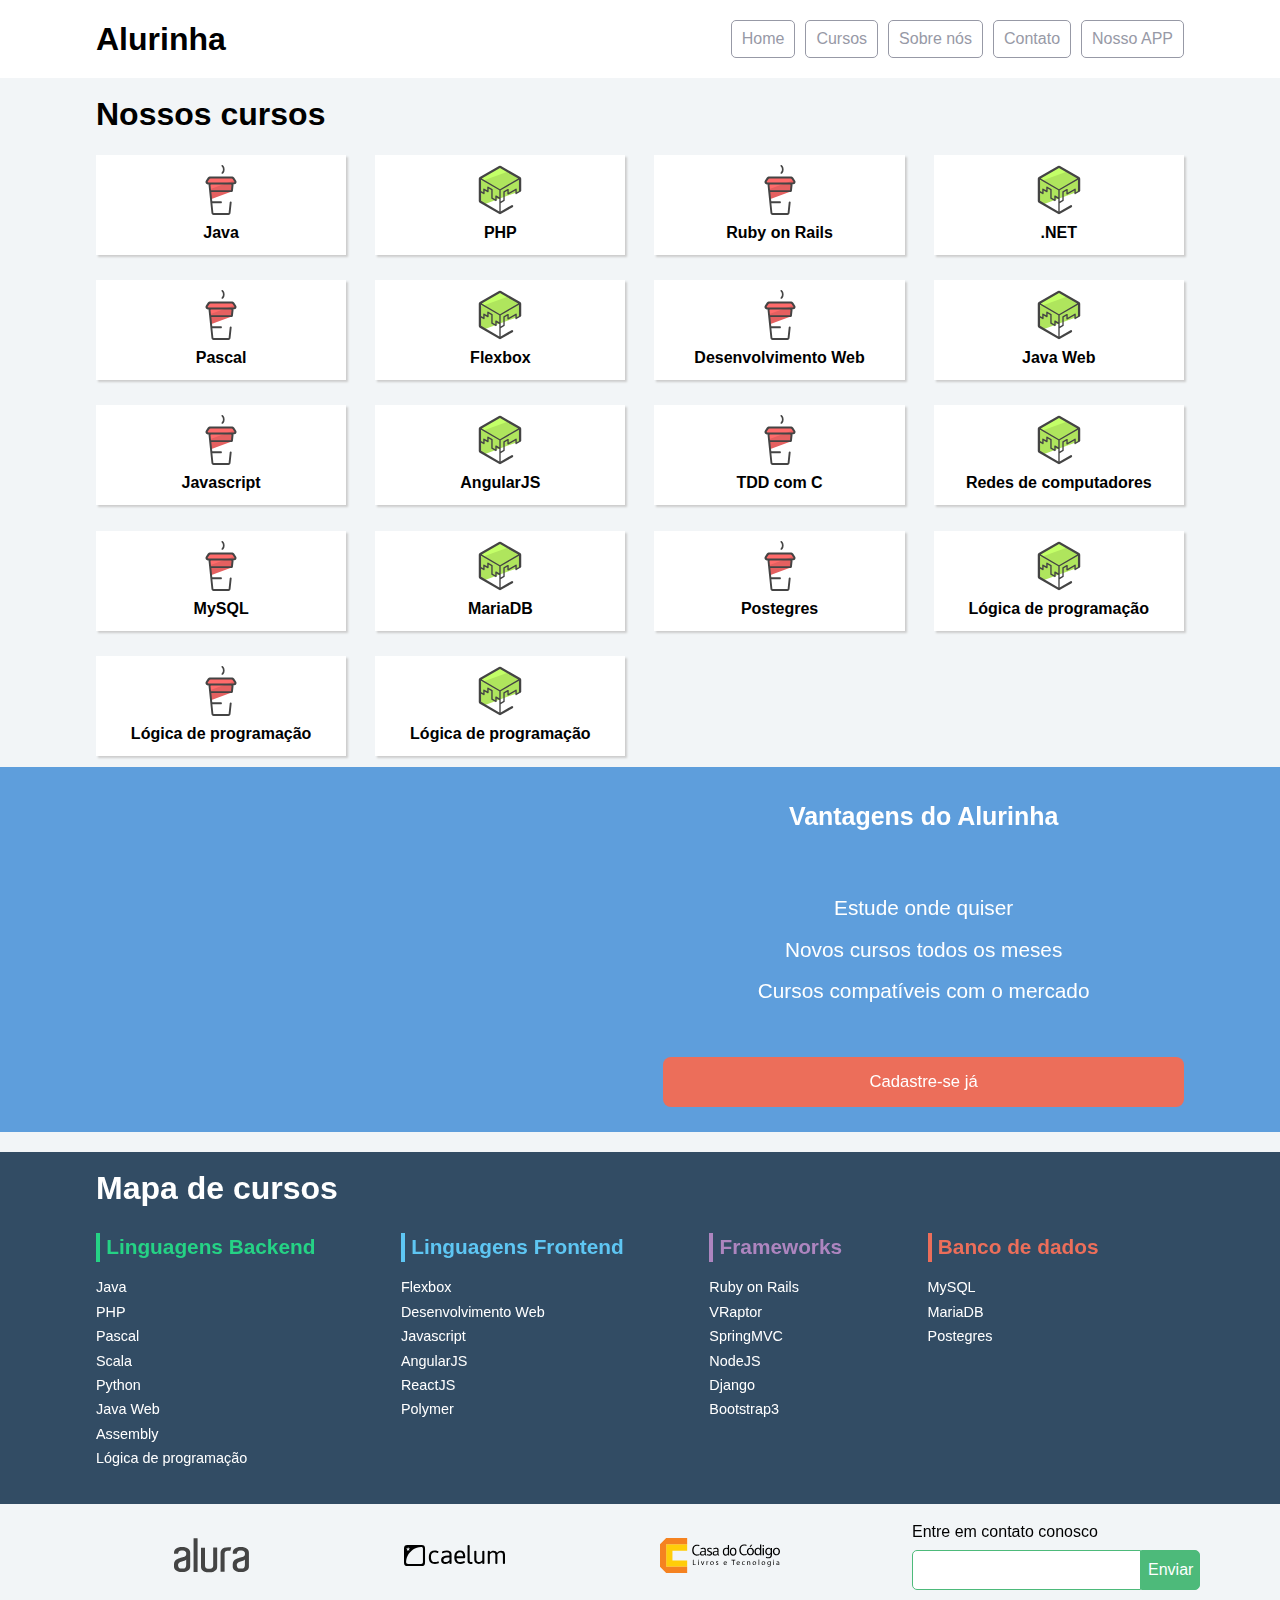
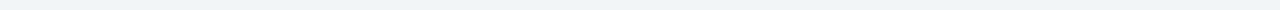
<file: Flexbox/index.html>
<!doctype html>
<html>
<head>
	<meta charset="utf-8">
	<meta name="viewport" content="width=device-width, initial-scale=1">
	<title>Alurinha | Cursos online</title>
	<link rel="stylesheet" href="css/reset.css">
	<link rel="stylesheet" href="css/style.css">
	<link rel="stylesheet" href="css/flexbox.css">
</head>
<body>

	<header class="cabecalhoPrincipal">
		<div class="container">
			<h1 class="cabecalhoPrincipal-titulo">
				<a href="#">Alurinha</a>
			</h1>

			<nav class="cabecalhoPrincipal-nav">
				<a class="cabecalhoPrincipal-nav-link" href="#">Home</a>
				<a class="cabecalhoPrincipal-nav-link" href="#">Cursos</a>
				<a class="cabecalhoPrincipal-nav-link" href="#">Sobre nós</a>
				<a class="cabecalhoPrincipal-nav-link" href="#">Contato</a>
				<a class="cabecalhoPrincipal-nav-link cabecalhoPrincipal-nav-link-app" href="#">Nosso APP</a>
			</nav>
		</div>

	</header>

	<main class="conteudoPrincipal">
		<div class="container">
			<h2 class="subtitulo">Nossos cursos</h2>

			<nav>
				<ul class="conteudoPrincipal-cursos">
					<li class="conteudoPrincipal-cursos-link"><a href="#">Java</a></li>
					<li class="conteudoPrincipal-cursos-link"><a href="#">PHP</a></li>
					<li class="conteudoPrincipal-cursos-link"><a href="#">Ruby on Rails</a></li>
					<li class="conteudoPrincipal-cursos-link"><a href="#">.NET</a></li>
					<li class="conteudoPrincipal-cursos-link"><a href="#">Pascal</a></li>
					<li class="conteudoPrincipal-cursos-link"><a href="#">Flexbox</a></li>
					<li class="conteudoPrincipal-cursos-link"><a href="#">Desenvolvimento Web</a></li>
					<li class="conteudoPrincipal-cursos-link"><a href="#">Java Web</a></li>
					<li class="conteudoPrincipal-cursos-link"><a href="#">Javascript</a></li>
					<li class="conteudoPrincipal-cursos-link"><a href="#">AngularJS</a></li>
					<li class="conteudoPrincipal-cursos-link"><a href="#">TDD com C</a></li>
					<li class="conteudoPrincipal-cursos-link"><a href="#">Redes de computadores</a></li>
					<li class="conteudoPrincipal-cursos-link"><a href="#">MySQL</a></li>
					<li class="conteudoPrincipal-cursos-link"><a href="#">MariaDB</a></li>
					<li class="conteudoPrincipal-cursos-link"><a href="#">Postegres</a></li>
					<li class="conteudoPrincipal-cursos-link"><a href="#">Lógica de programação</a></li>
					<li class="conteudoPrincipal-cursos-link"><a href="#">Lógica de programação</a></li>
					<li class="conteudoPrincipal-cursos-link"><a href="#">Lógica de programação</a></li>
				</ul>
			</nav>
		</div>

		<section class="videoSobre">
			<div class="container">
				<iframe class="videoSobre-video" width="560" height="315" src="https://www.youtube.com/embed/bIlOsJzBVaY?list=PLh2Y_pKOa4UcF1BYPJR3EIMRi3nWAUxIp" frameborder="0" allowfullscreen></iframe>
				
				<div class="videoSobre-sobre">
					<h2 class="videoSobre-sobre-title">Vantagens do Alurinha</h2>
					<ul class="videoSobre-sobre-list">
						<li class="videoSobre-sobre-item">Estude onde quiser</li>
						<li class="videoSobre-sobre-item">Novos cursos todos os meses</li>
						<li class="videoSobre-sobre-item">Cursos compatíveis com o mercado</li>
					</ul>
					<button class="videoSobre-button">Cadastre-se já</button>
				</div>
			</div>
		</section>

	</main>

	<footer class="rodapePrincipal">
		<div class="container">

			<section class="rodapePrincipal-navMap">
				<h3 class="subtitulo">Mapa de cursos</h3>
				<nav class="rodapePrincipal-navMap-list">

					<h4 class="navmap-list-title navmap-list-title-backend">Linguagens Backend</h4>
					<a class="rodapePrincipal-navMap-link" href="#">Java</a>
					<a class="rodapePrincipal-navMap-link" href="#">PHP</a>
					<a class="rodapePrincipal-navMap-link" href="#">Pascal</a>
					<a class="rodapePrincipal-navMap-link" href="#">Scala</a>
					<a class="rodapePrincipal-navMap-link" href="#">Python</a>
					<a class="rodapePrincipal-navMap-link" href="#">Java Web</a>
					<a class="rodapePrincipal-navMap-link" href="#">Assembly</a>
					<a class="rodapePrincipal-navMap-link" href="#">Lógica de programação</a>

					<h4 class="navmap-list-title navmap-list-title-frontend">Linguagens Frontend</h4>
					<a class="rodapePrincipal-navMap-link" href="#">Flexbox</a>
					<a class="rodapePrincipal-navMap-link" href="#">Desenvolvimento Web</a>
					<a class="rodapePrincipal-navMap-link" href="#">Javascript</a>
					<a class="rodapePrincipal-navMap-link" href="#">AngularJS</a>
					<a class="rodapePrincipal-navMap-link" href="#">ReactJS</a>
					<a class="rodapePrincipal-navMap-link" href="#">Polymer</a>
					
					<h4 class="navmap-list-title navmap-list-title-framework">Frameworks</h4>
					<a class="rodapePrincipal-navMap-link" href="#">Ruby on Rails</a>
					<a class="rodapePrincipal-navMap-link" href="#">VRaptor</a>
					<a class="rodapePrincipal-navMap-link" href="#">SpringMVC</a>
					<a class="rodapePrincipal-navMap-link" href="#">NodeJS</a>
					<a class="rodapePrincipal-navMap-link" href="#">Django</a>
					<a class="rodapePrincipal-navMap-link" href="#">Bootstrap3</a>

					<h4 class="navmap-list-title navmap-list-title-bancoDeDados">Banco de dados</h4>
					<a class="rodapePrincipal-navMap-link" href="#">MySQL</a>
					<a class="rodapePrincipal-navMap-link" href="#">MariaDB</a>
					<a class="rodapePrincipal-navMap-link" href="#">Postegres</a>

				</nav>
			</section>

		</div>

		<section class="rodapePrincipal-patrocinadores">
			<div class="container">
				<ul class="rodapePrincipal-patrocinadores-list">
					<li>
						<a class="rodapePrincipal-patrocinadores-list-link patrocinadores-list-link-alura" href="#">
							<img src="img/logos/alura.svg" alt="Logo da Alura">
						</a>
					</li>
					<li>
						<a class="rodapePrincipal-patrocinadores-list-link patrocinadores-list-link-caelum" href="#">
							<img src="img/logos/caelum.svg" alt="Logo da Caelum">
						</a>
					</li>
					<li>
						<a class="rodapePrincipal-patrocinadores-list-link patrocinadores-list-link-casaDoCodigo" href="#">
							<img src="img/logos/cdc.svg" alt="Logo da Casa do Código">
						</a>
					</li>
				</ul>
				<form class="rodapePrincipal-contatoForm" action="#">
					<fieldset>
						<legend class="rodapePrincipal-contatoForm-legend" for="email-contato">Entre em contato conosco</legend>
						<div class="rodapePrincipal-contatoForm-fieldset"> 
							<input class="rodapePrincipal-contatoForm-emailInput" type="email" name="email-contato" id="email-contato">
							<button class="rodapePrincipal-contatoForm-submit" type="submit">Enviar</button>
						</div>
					</fieldset>
				</form>
			</div>
		</section>
	</footer>

</body>
</html>
</file>
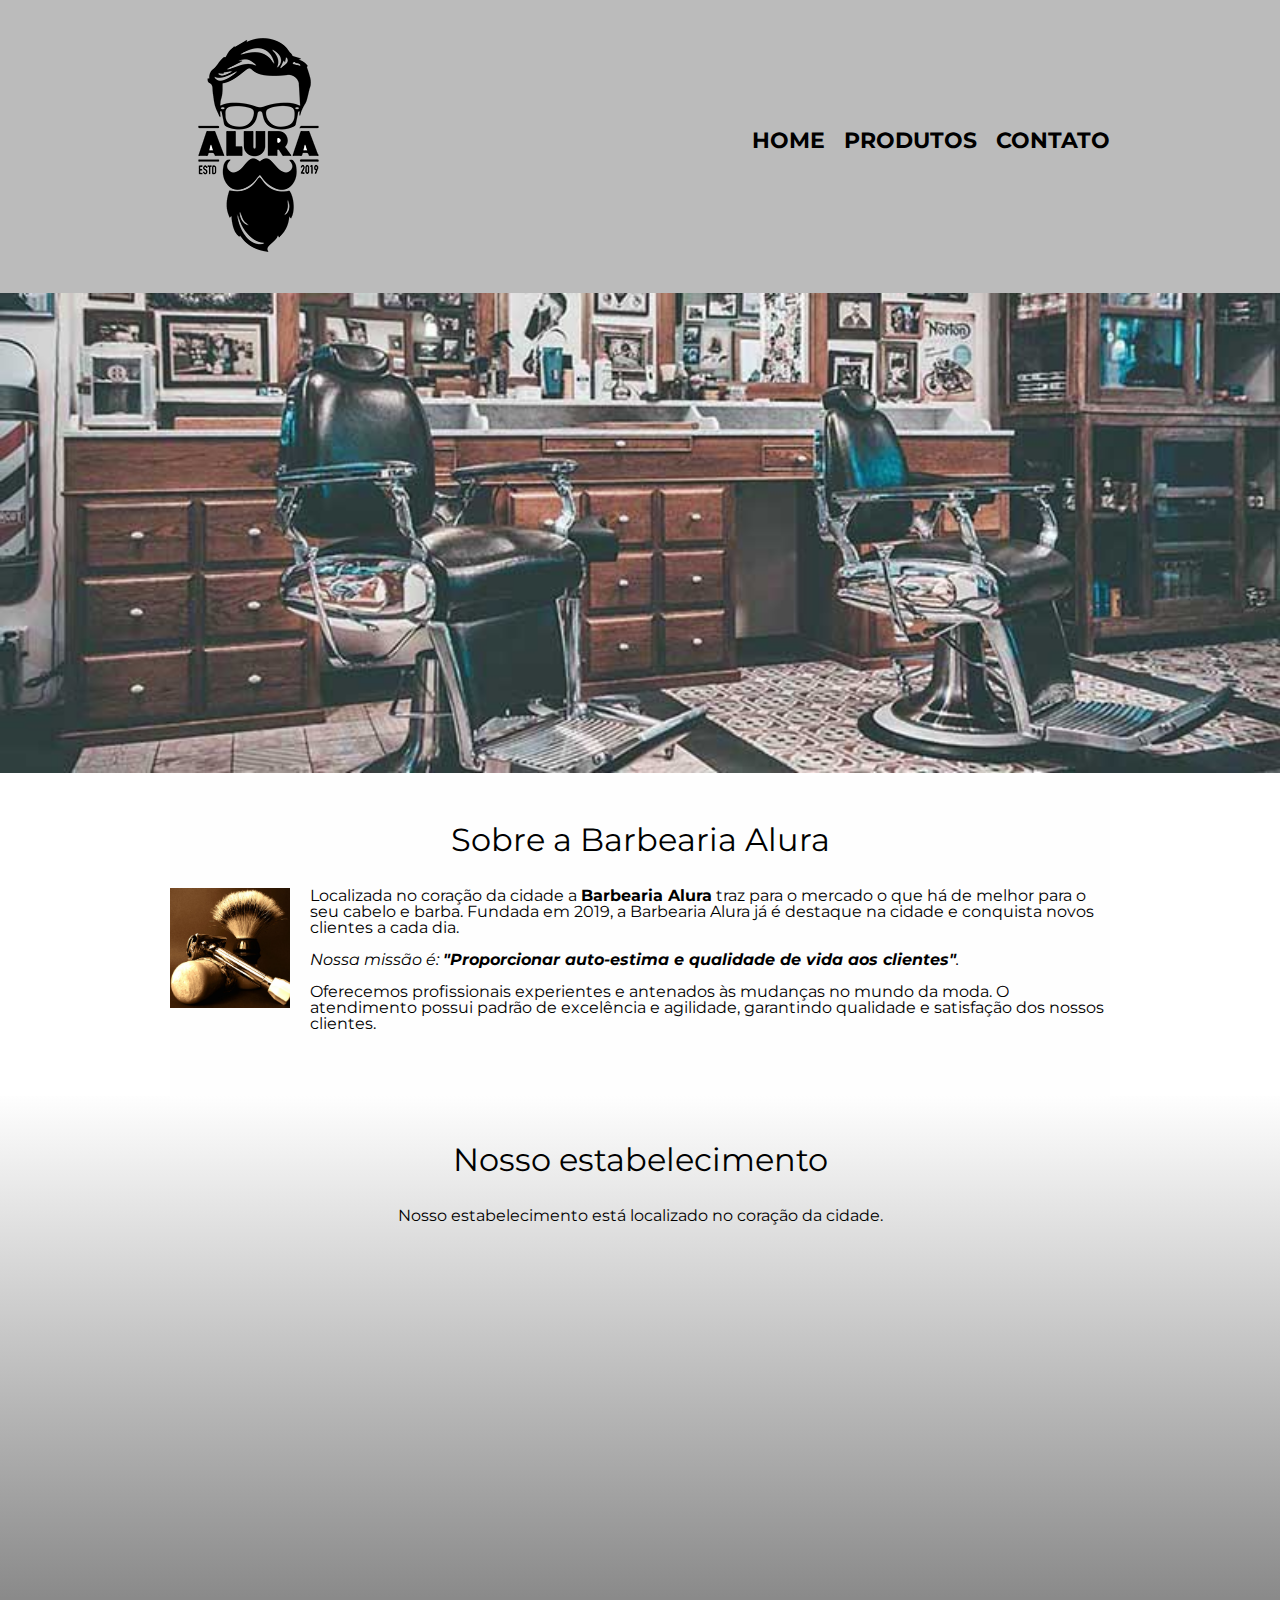
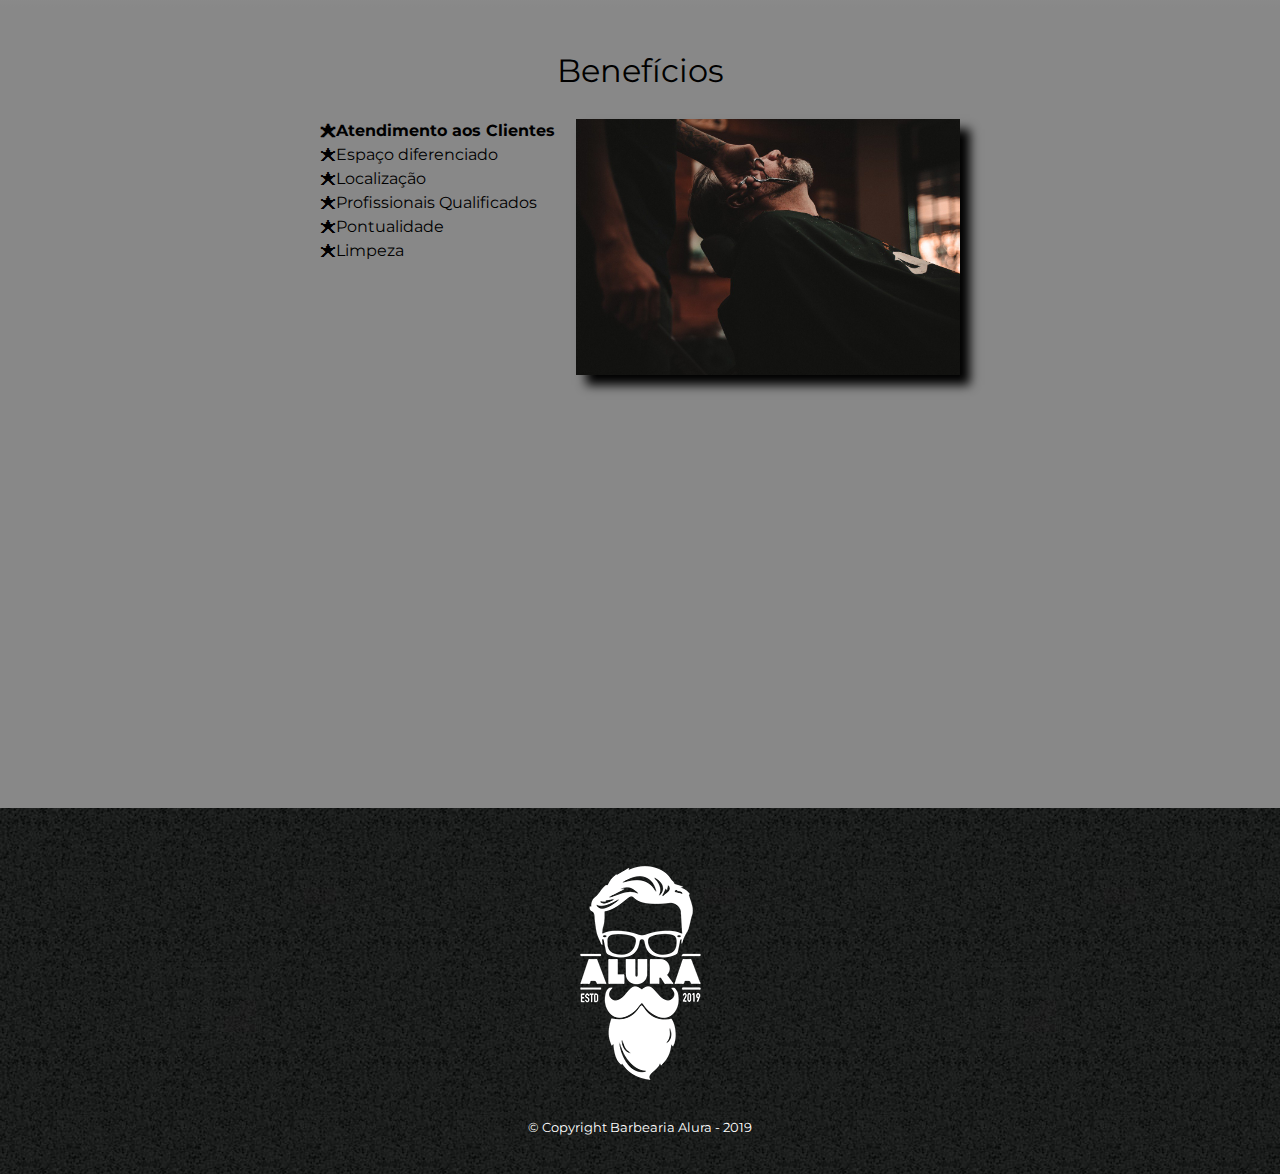
<file: Html&Css/index.html>
<!DOCTYPE html>
<html lang="pt-br">
	<head>
		<meta charset="UTF-8">
		<meta name="viewport" content="width=device-width">
		<title>Barbearia Alura</title>

		<link rel="stylesheet" href="reset.css">
		<link rel="stylesheet" href="style.css">
		<link href="https://fonts.googleapis.com/css?family=Montserrat&display=swap" rel="stylesheet">
	</head>

	<body>
		<header>
			<div class="caixa">
				<h1><img src="logo.png"></h1>

				<nav>
					<ul>
						<li><a href="index.html">Home</a></li>
						<li><a href="produtos.html">Produtos</a></li>
						<li><a href="contato.html">Contato</a></li>
					</ul>
				</nav>
			</div>
		</header>

		<img class="banner" src="banner.jpg">

		<main>
			<section class="principal">
				<h2 class="titulo-principal">Sobre a Barbearia Alura</h2>

				<img class="utensilios" src="utensilios.jpg" alt="Utensilios de um barbeiro.">
		 
				<p>Localizada no coração da cidade a <strong>Barbearia Alura</strong> traz para o mercado o que há de melhor para o seu cabelo e barba. Fundada em 2019, a Barbearia Alura já é destaque na cidade e conquista novos clientes a cada dia.</p>

				<p id="missao"><em>Nossa missão é: <strong>"Proporcionar auto-estima e qualidade de vida aos clientes"</strong>.</em></p>

				<p>Oferecemos profissionais experientes e antenados às mudanças no mundo da moda. O atendimento possui padrão de excelência e agilidade, garantindo qualidade e satisfação dos nossos clientes.</p>
			</section>

			<section class="mapa">
				<h3 class="titulo-principal">Nosso estabelecimento</h3>
				<p>Nosso estabelecimento está localizado no coração da cidade.</p>

				<div class="mapa-conteudo">
					<iframe src="https://www.google.com/maps/embed?pb=!1m18!1m12!1m3!1d3656.4483278365396!2d-46.63466568562861!3d-23.588249068469487!2m3!1f0!2f0!3f0!3m2!1i1024!2i768!4f13.1!3m3!1m2!1s0x94ce5a2b2ed7f3a1%3A0xab35da2f5ca62674!2sCaelum!5e0!3m2!1spt-BR!2sbr!4v1568814489656!5m2!1spt-BR!2sbr" width="100%" height="300" frameborder="0" style="border:0;" allowfullscreen=""></iframe>
				</div>
			</section>

			<section class="beneficios">
				<h3 class="titulo-principal">Benefícios</h3>

				<div class="conteudo-beneficios">
					<ul class="lista-beneficios">
						<li class="itens">Atendimento aos Clientes</li>
						<li class="itens">Espaço diferenciado</li>
						<li class="itens">Localização</li>
						<li class="itens">Profissionais Qualificados</li>
						<li class="itens">Pontualidade</li>
						<li class="itens">Limpeza</li>
					</ul><img src="beneficios.jpg" class="imagem-beneficios">
				</div>

				<div class="video">
					<iframe width="100%" height="315" src="https://www.youtube.com/embed/wcVVXUV0YUY" frameborder="0" allow="accelerometer; autoplay; encrypted-media; gyroscope; picture-in-picture" allowfullscreen></iframe>
				</div>
			</section>
		</main>

		<footer>
			<img src="logo-branco.png">
			<p class="copyright">&copy; Copyright Barbearia Alura - 2019</p>
		</footer>
	</body>
</html>
</file>
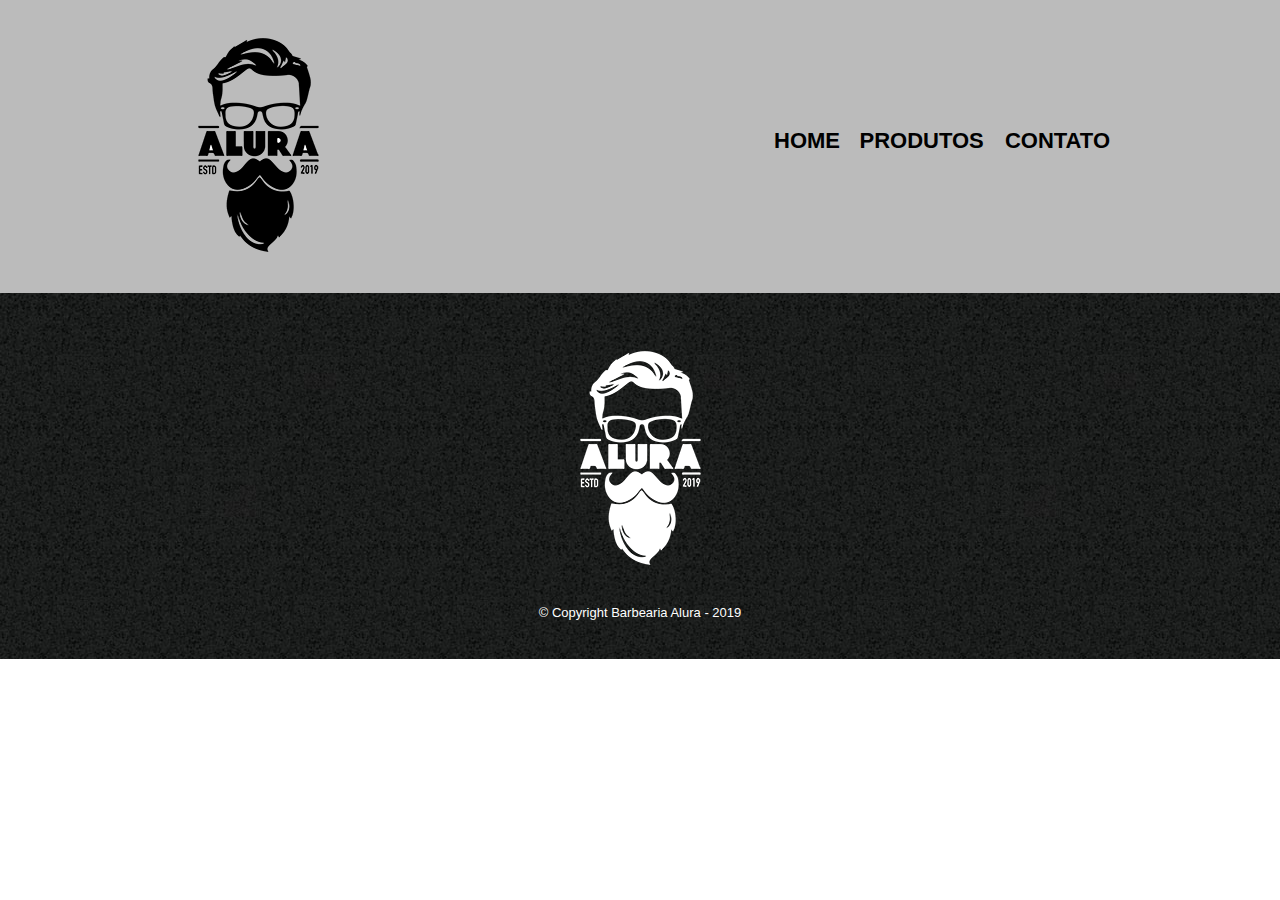
<file: Contato.html>
<!DOCTYPE html>
<html lang="pt-br">
  <head>
    <meta charset="UTF-8" />
    <meta name="viewport" content="width=device-width, initial-scale=1.0" />
    <title>Produtos - Barbearia Alura</title>
    <link rel="stylesheet" href="reset.css">
    <link rel="stylesheet" href="style.css" />
  </head>

  <body>
    <header>
      <div class="caixa">
        <h1><img src="logo.png" alt="logo_barbearia" /></h1>
          <nav>
            <ul>
              <li><a href="index.html"> Home</a></li>
              <li><a href="produtos.html"> Produtos <a></li>
              <li><a href="contato.html">Contato</a>
              </li>
            </ul>
          </nav>
      </div>
    </header>

    <main>
         
    </main>

    <footer>
      <img src="logo-branco.png">
      <p class="copyright">&copy; Copyright Barbearia Alura - 2019</p>
  </footer>
  </body>
</html>
</file>
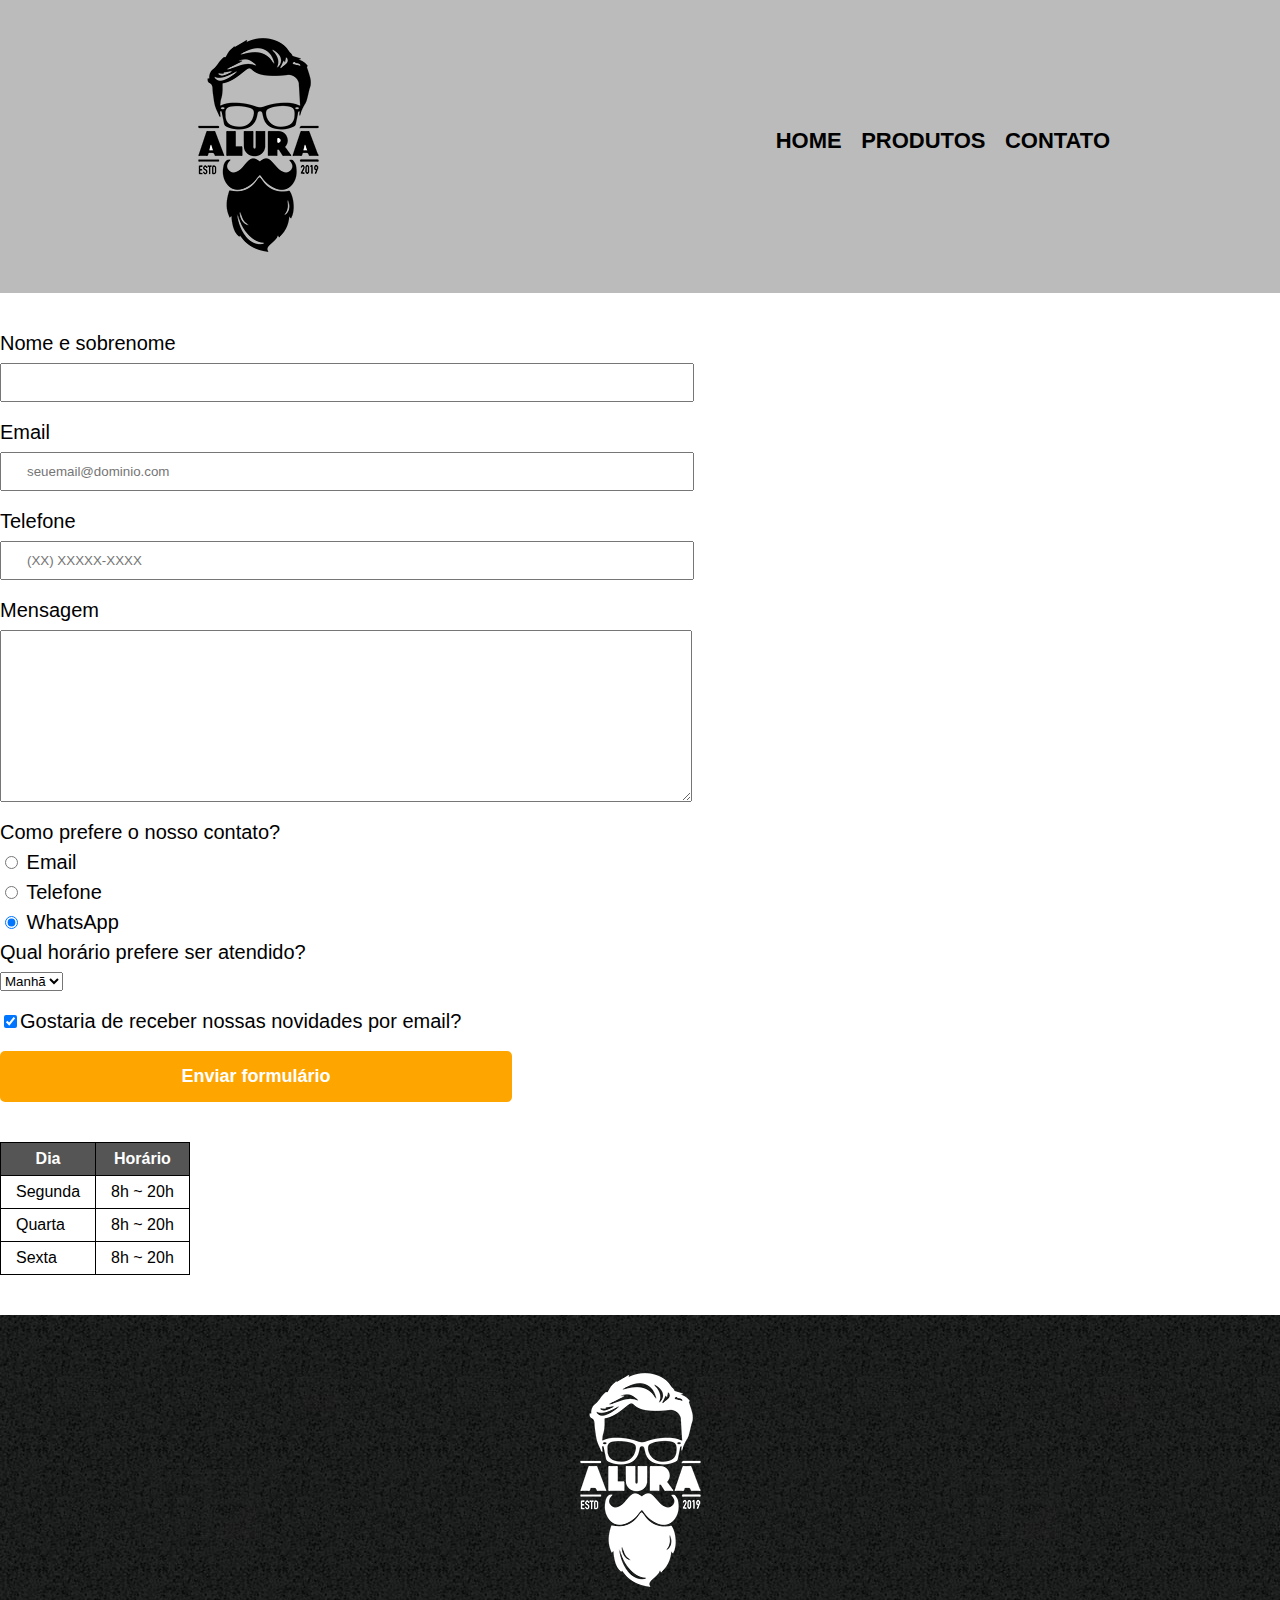
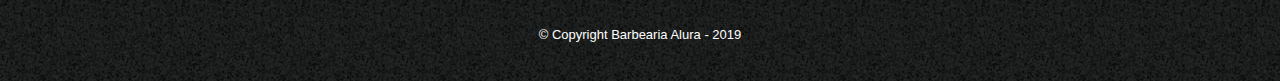
<file: Html&Css/contato.html>
<!DOCTYPE html>
<html>
  <head>
    <meta charset="UTF-8" />
    <meta name="viewport" content="width=device-width" />
    <title>Contato - Barbearia Alura</title>

    <link rel="stylesheet" href="reset.css" />
    <link rel="stylesheet" href="style.css" />
  </head>
  <body>
    <header>
      <div class="caixa">
        <h1><img src="logo.png" alt="Logo da Barbearia Alura" /></h1>

        <nav>
          <ul>
            <li><a href="index.html">Home</a></li>
            <li><a href="produtos.html">Produtos</a></li>
            <li><a href="contato.html">Contato</a></li>
          </ul>
        </nav>
      </div>
    </header>

    <main>
      <form class="formulario">
        <label for="nomesobrenome">Nome e sobrenome</label>
        <input type="text" id="nomesobrenome" class="input-padrao" required />

        <label for="email">Email</label>
        <input
          type="email"
          id="email"
          class="input-padrao"
          required
          placeholder="seuemail@dominio.com"
        />

        <label for="telefone">Telefone</label>
        <input
          type="tel"
          id="telefone"
          class="input-padrao"
          required
          placeholder="(XX) XXXXX-XXXX"
        />

        <label for="mensagem">Mensagem</label>
        <textarea
          cols="70"
          rows="10"
          id="mensagem"
          class="input-padrao"
          required
        ></textarea>

        <fieldset>
          <legend>Como prefere o nosso contato?</legend>
          <label for="radio-email"
            ><input
              type="radio"
              name="contato"
              value="email"
              id="radio-email"
            />
            Email</label
          >

          <label for="radio-telefone"
            ><input
              type="radio"
              name="contato"
              value="telefone"
              id="radio-telefone"
            />
            Telefone</label
          >

          <label for="radio-whatsapp"
            ><input
              type="radio"
              name="contato"
              value="whatsapp"
              id="radio-whatsapp"
              checked
            />
            WhatsApp</label
          >
        </fieldset>

        <fieldset>
          <legend>Qual horário prefere ser atendido?</legend>
          <select>
            <option>Manhã</option>
            <option>Tarde</option>
            <option>Noite</option>
          </select>
        </fieldset>

        <label class="checkbox"
          ><input type="checkbox" checked />Gostaria de receber nossas novidades
          por email?</label
        >

        <input type="submit" value="Enviar formulário" class="enviar" />
      </form>

      <table>
        <thead>
          <tr>
            <th>Dia</th>
            <th>Horário</th>
          </tr>
        </thead>
        <tbody>
          <tr>
            <td>Segunda</td>
            <td>8h ~ 20h</td>
          </tr>
          <tr>
            <td>Quarta</td>
            <td>8h ~ 20h</td>
          </tr>
          <tr>
            <td>Sexta</td>
            <td>8h ~ 20h</td>
          </tr>
        </tbody>
      </table>
    </main>

    <footer>
      <img src="logo-branco.png" alt="Logo da Barbearia Alura" />
      <p class="copyright">&copy; Copyright Barbearia Alura - 2019</p>
    </footer>
  </body>
</html>
</file>
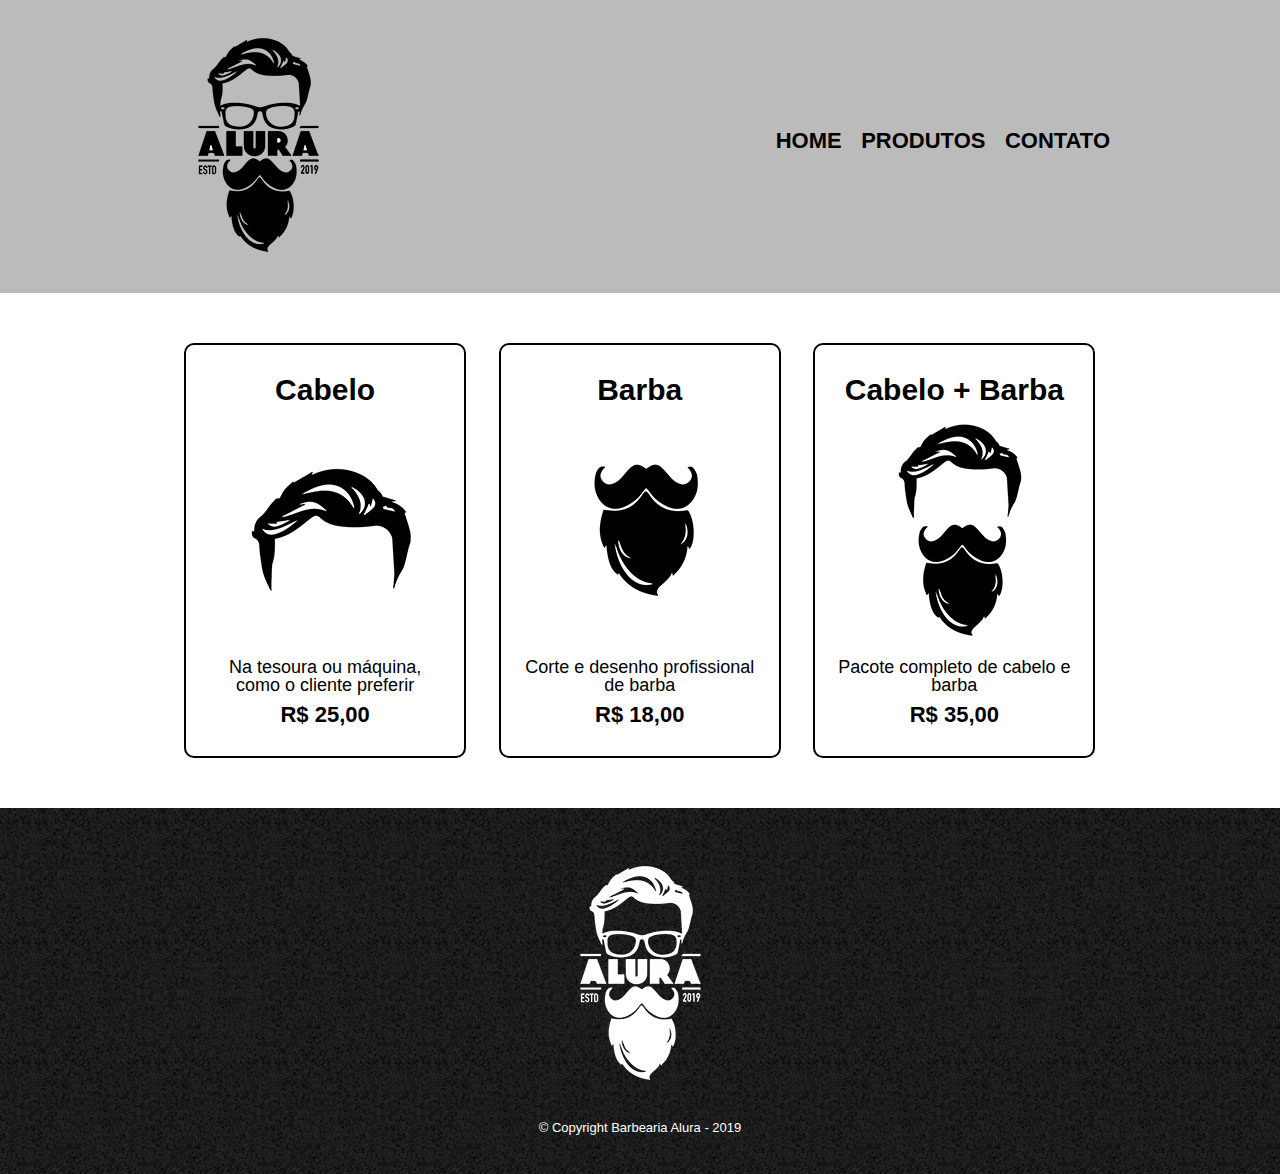
<file: Html&Css/produtos.html>
<!DOCTYPE html>
<html>
	<head>
		<meta charset="UTF-8">
		<title>Produtos - Barbearia Alura</title>

		<link rel="stylesheet" href="reset.css">
		<link rel="stylesheet" href="style.css">
	</head>
	<body>
		<header>
			<div class="caixa">
				<h1><img src="logo.png"></h1>

				<nav>
					<ul>
						<li><a href="index.html">Home</a></li>
						<li><a href="produtos.html">Produtos</a></li>
						<li><a href="contato.html">Contato</a></li>
					</ul>
				</nav>
			</div>
		</header>

		<main>
			<ul class="produtos">
				<li>
					<h2>Cabelo</h2>
					<img src="cabelo.jpg">
					<p class="produto-descricao">Na tesoura ou máquina, como o cliente preferir</p>
					<p class="produto-preco">R$ 25,00</p>
				</li>
				<li>
					<h2>Barba</h2>
					<img src="barba.jpg">
					<p class="produto-descricao">Corte e desenho profissional de barba</p>
					<p class="produto-preco">R$ 18,00</p>
				</li>
				<li>
					<h2>Cabelo + Barba</h2>
					<img src="cabelo+barba.jpg">
					<p class="produto-descricao">Pacote completo de cabelo e barba</p>
					<p class="produto-preco">R$ 35,00</p>
				</li>
			</ul>
		</main>

		<footer>
			<img src="logo-branco.png">
			<p class="copyright">&copy; Copyright Barbearia Alura - 2019</p>
		</footer>
	</body>
</html>
</file>
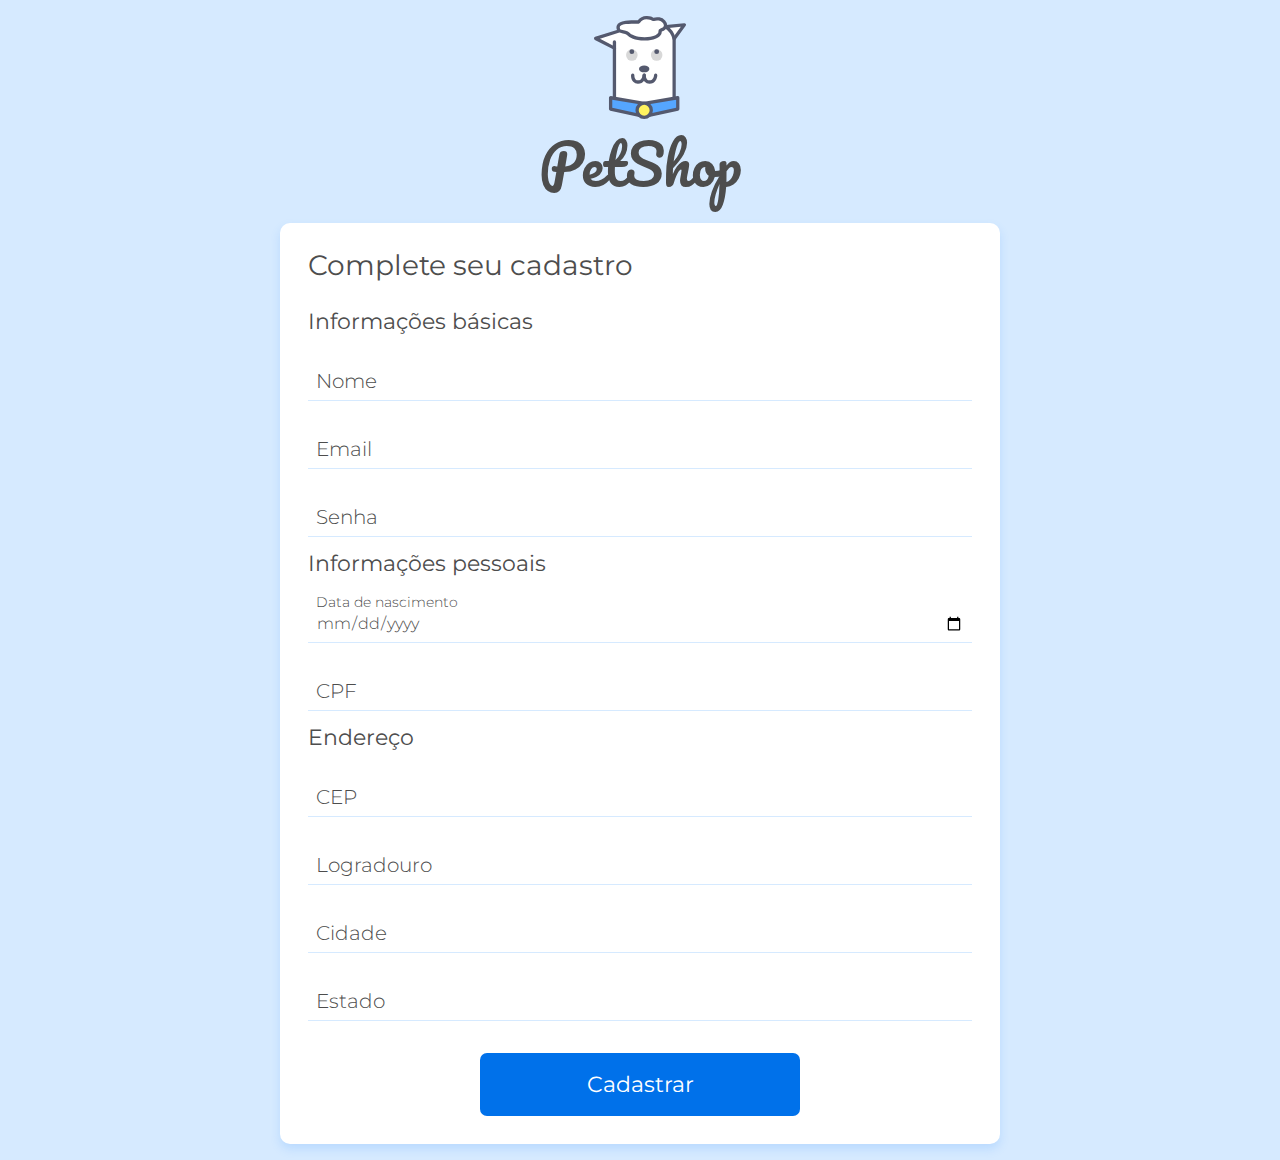
<file: Validacao-doguito/cadastro.html>
<!DOCTYPE html>
<html lang="pt">
<head>
    <meta charset="UTF-8">
    <meta name="viewport" content="width=device-width, initial-scale=1.0">
    <title>Doguito Petshop | Criar conta</title>
    <link href="https://fonts.googleapis.com/css2?family=Montserrat:wght@300;400&display=swap" rel="stylesheet">
    <link href="https://fonts.googleapis.com/css2?family=Pacifico&display=swap" rel="stylesheet"> 
    <link rel="stylesheet" href="./assets/css/base/base.css">
    <link rel="stylesheet" href="./assets/css/cadastro.css">
    <link rel="stylesheet" href="./assets/css/componentes/cartao.css">
    <link rel="stylesheet" href="./assets/css/componentes/inputs.css">
    <link rel="stylesheet" href="./assets/css/componentes/botao.css">
</head>
<body>
    <main class="container flex flex--coluna flex--centro">
        <div class="cadastro-cabecalho">
            <img src="./assets/img/doguito.svg" alt="Logo Doguito" class="cadastro-cabecalho__logo">
            <h1 class="cadastro-cabecalho__titulo">PetShop</h1>
        </div>
        <section class="cartao">
            <h2 class="cartao__titulo">Complete seu cadastro</h2>
            <form action="./cadastro_concluido.html" class="formulario flex flex--coluna">
                <fieldset>
                    <legend class="formulario__legenda">Informações básicas</legend>
                    <div class="input-container">
                        <input name="nome" id="nome" class="input" type="text" placeholder="Nome" required>
                        <label class="input-label" for="nome">Nome</label>
                        <span class="input-mensagem-erro">Este campo não está válido</span>
                    </div>
                    <div class="input-container">
                        <input name="email" id="email" class="input" type="email" placeholder="Email" required>
                        <label class="input-label" for="email">Email</label>
                        <span class="input-mensagem-erro">Este campo não está válido</span>
                    </div>
                    <div class="input-container">
                        <input name="senha" id="senha" class="input" type="password" placeholder="Senha" pattern="^(?=.*[a-z])(?=.*[A-Z])(?=.*[0-9])(?!=.*[  !@#$%^&*_=+-]).{6,12}$" title="A senha deve conter entre 6 a 12 caracteres, deve conter pelo menos uma letra maiúscula, um número e não deve conter símbolos." required>
                        <label class="input-label" for="senha">Senha</label>
                        <span class="input-mensagem-erro">Este campo não está válido</span>
                    </div>
                </fieldset>
                <fieldset>
                    <legend class="formulario__legenda">Informações pessoais</legend>
                    <div class="input-container">
                        <input name="nascimento" id="nascimento" class="input" type="date" placeholder="Data de nascimento" required>
                        <label class="input-label" for="nascimento">Data de nascimento</label>
                        <span class="input-mensagem-erro">Este campo não está válido</span>
                    </div>
                    <div class="input-container">
                        <input name="cpf" id="cpf" class="input" type="text" placeholder="CPF">
                        <label class="input-label" for="cpf">CPF</label>
                        <span class="input-mensagem-erro">Este campo não está válido</span>
                    </div>
                </fieldset>
                <fieldset>
                    <legend class="formulario__legenda">Endereço</legend>
                    <div class="input-container">
                        <input name="cep" id="cep" class="input" type="text" placeholder="CEP">
                        <label class="input-label" for="cep">CEP</label>
                        <span class="input-mensagem-erro">Este campo não está válido</span>
                    </div>
                    <div class="input-container">
                        <input name="logradouro" id="logradouro" class="input" type="text" placeholder="Logradouro">
                        <label class="input-label" for="logradouro">Logradouro</label>
                        <span class="input-mensagem-erro">Este campo não está válido</span>
                    </div>
                    <div class="input-container">
                        <input name="cidade" id="cidade" class="input" type="text" placeholder="Cidade">
                        <label class="input-label" for="cidade">Cidade</label>
                        <span class="input-mensagem-erro">Este campo não está válido</span>
                    </div>
                    <div class="input-container">
                        <input name="estado" id="estado" class="input" type="text" placeholder="Estado">
                        <label class="input-label" for="estado">Estado</label>
                        <span class="input-mensagem-erro">Este campo não está válido</span>
                    </div>
                </fieldset>
                <button class="botao">Cadastrar</a>
            </form>
        </section>
    </main>
    <script src="./assets/JS/validacao.js"></script>
</body>
</html>
</file>
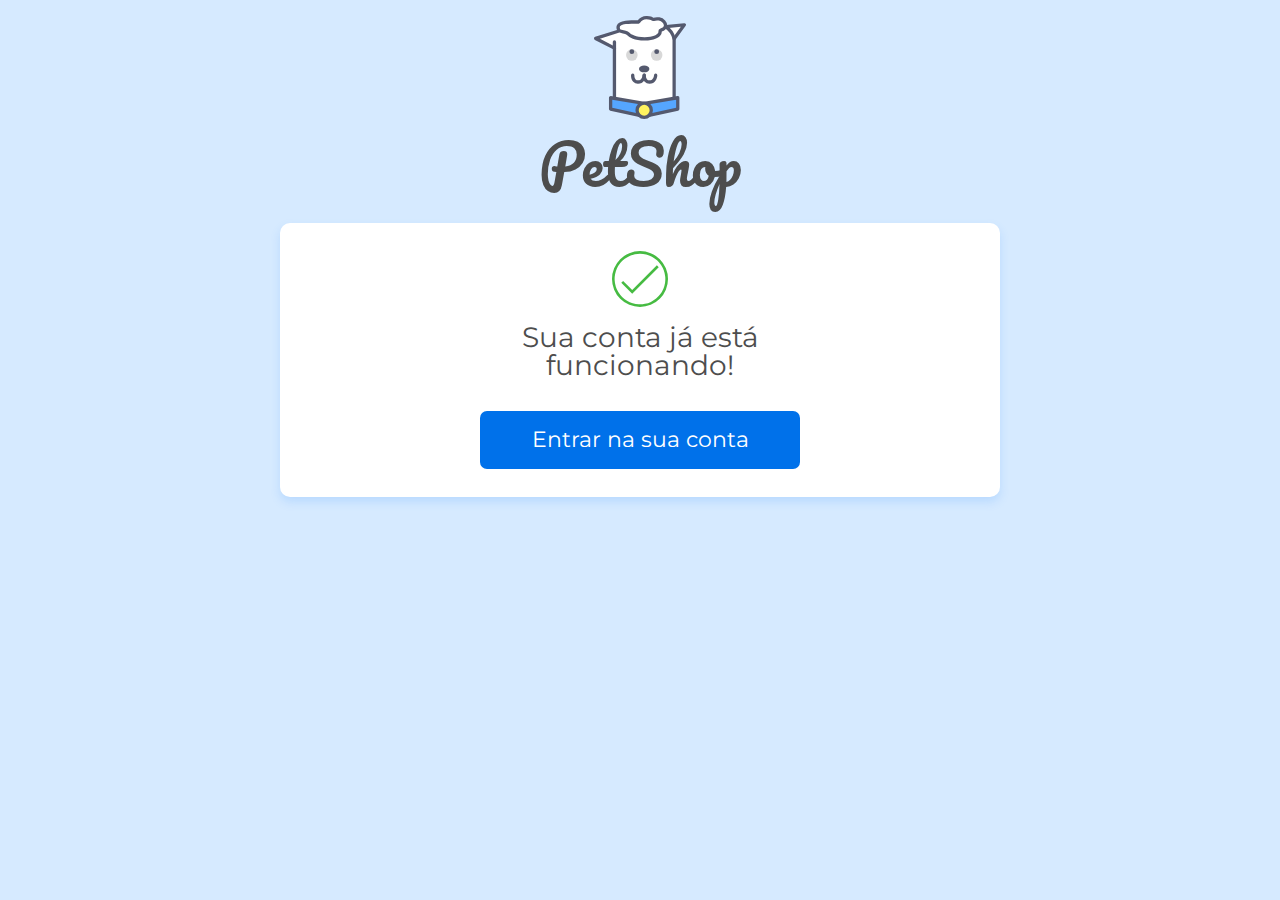
<file: Validacao-doguito/cadastro_concluido.html>
<!DOCTYPE html>
<html lang="pt">
<head>
    <meta charset="UTF-8">
    <meta name="viewport" content="width=device-width, initial-scale=1.0">
    <title>Doguito Petshop | Cadastro concluído</title>
    <link href="https://fonts.googleapis.com/css2?family=Montserrat:wght@300;400&display=swap" rel="stylesheet">
    <link href="https://fonts.googleapis.com/css2?family=Pacifico&display=swap" rel="stylesheet"> 
    <link rel="stylesheet" href="./assets/css/base/base.css">
    <link rel="stylesheet" href="./assets/css/cadastro_concluido.css">
    <link rel="stylesheet" href="./assets/css/componentes/cartao.css">
    <link rel="stylesheet" href="./assets/css/componentes/inputs.css">
    <link rel="stylesheet" href="./assets/css/componentes/botao.css">
</head>
<body>
    <main class="container flex flex--coluna flex--centro">
        <div class="cadastro-cabecalho">
            <img src="./assets/img/doguito.svg" alt="Logo Doguito" class="cadastro-cabecalho__logo">
            <h1 class="cadastro-cabecalho__titulo">PetShop</h1>
        </div>
        <section class="cadastro-cartao cartao">
            <span class="cadastro-cartao__icone-concluido"></span>
            <h1 class="cadastro-cartao__titulo cartao__titulo">Sua conta já está funcionando!</h1>
            <a href="#" class="botao">Entrar na sua conta</a>
        </section>
    </main>
</body>
</html>
</file>
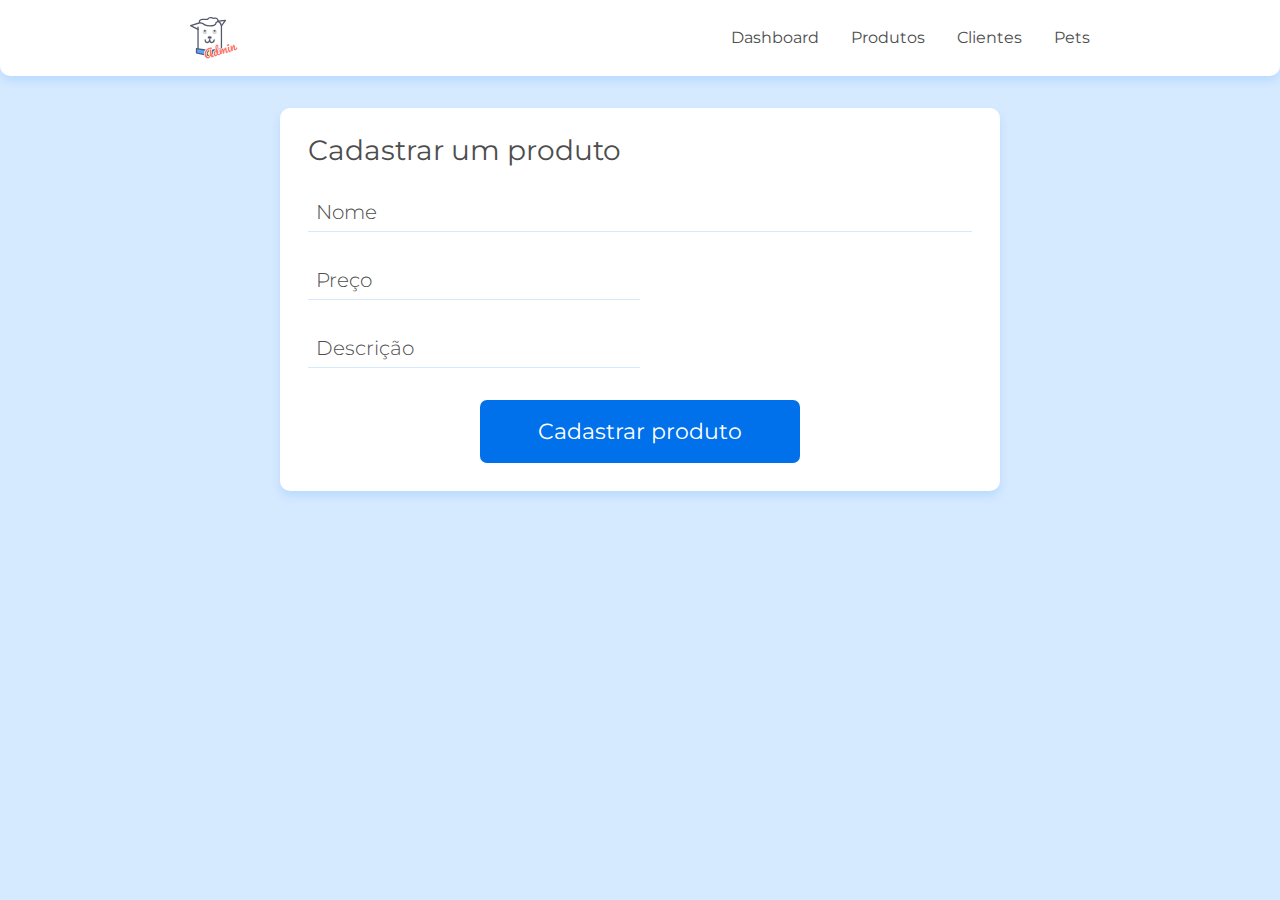
<file: Validacao-doguito/cadastro_produto.html>
<!DOCTYPE html>
<html lang="pt">
<head>
    <meta charset="UTF-8">
    <meta name="viewport" content="width=device-width, initial-scale=1.0">
    <title>Doguito Petshop | Cadastro de produto</title>
    <link href="https://fonts.googleapis.com/css2?family=Montserrat:wght@300;400&display=swap" rel="stylesheet">
    <link href="https://fonts.googleapis.com/css2?family=Pacifico&display=swap" rel="stylesheet"> 
    <link rel="stylesheet" href="./assets/css/base/base.css">
    <link rel="stylesheet" href="./assets/css/componentes/cabecalho.css">
    <link rel="stylesheet" href="./assets/css/componentes/cartao.css">
    <link rel="stylesheet" href="./assets/css/cadastra_cliente.css">
    <link rel="stylesheet" href="./assets/css/componentes/inputs.css">
    <link rel="stylesheet" href="./assets/css/componentes/botao.css">
    <link rel="stylesheet" href="./assets/css/cadastro_produto.css">
</head>
<body>
    <header class="cabecalho container">
        <img src="./assets/img/doguitoadm.svg" alt="Logo Doguito" class="cabecalho__logo">
        <nav>
            <ul class="cabecalho__lista-navegacao">
                <li class="cabecalho__link"><a href="#">Dashboard</a></li>
                <li class="cabecalho__link"><a href="#">Produtos</a></li>
                <li class="cabecalho__link"><a href="lista_cliente.html">Clientes </a></li>
                <li class="cabecalho__link"><a href="#">Pets</a></li>
            </ul>
        </nav>
    </header>
    <main class="container flex flex--centro flex--coluna">
        <section class="cartao cadastro">
            <h1 class="cartao__titulo">Cadastrar um produto</h1>
            <form action="./cadastro_produto_concluido.html" class="flex flex--coluna">
                <div class="input-container">
                    <input name="nome" id="nome" class="input" type="text" placeholder="Nome">
                    <label class="input-label" for="nome">Nome</label>
                    <span class="input-mensagem-erro">Este campo não está válido</span>
                </div>
                <div class="input-container cadastro__preco-container">
                    <input name="preco" id="preco" class="input" type="text" placeholder="Preço">
                    <label class="input-label" for="preco">Preço</label>
                    <span class="input-mensagem-erro">Este campo não está válido</span>
                </div>
                <div class="input-container cadastro__descricao-container">
                    <input class="input" name="descricao" id="descricao" placeholder="Descrição">
                    <label class="input-label" for="descricao">Descrição</label>
                    <span class="input-mensagem-erro">Este campo não está válido</span>
                </div>
                <button class="botao">Cadastrar produto</button>
            </form>
        </section>
    </main>
</body>
</html>
</file>
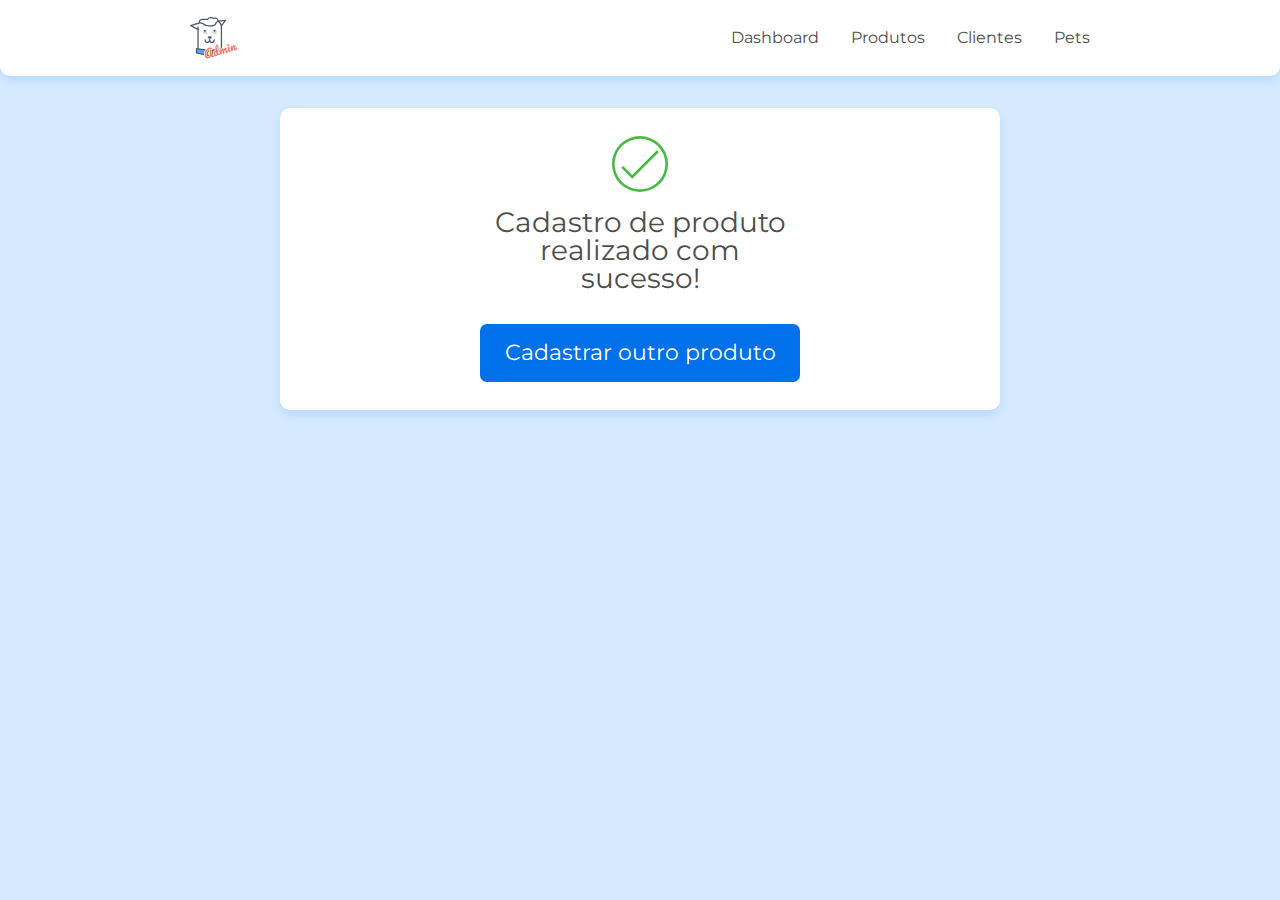
<file: Validacao-doguito/cadastro_produto_concluido.html>
<!DOCTYPE html>
<html lang="pt">
<head>
    <meta charset="UTF-8">
    <meta name="viewport" content="width=device-width, initial-scale=1.0">
    <title>Doguito Petshop | Cadastro concluído</title>
    <link href="https://fonts.googleapis.com/css2?family=Montserrat:wght@300;400&display=swap" rel="stylesheet">
    <link href="https://fonts.googleapis.com/css2?family=Pacifico&display=swap" rel="stylesheet"> 
    <link rel="stylesheet" href="./assets/css/base/base.css">
    <link rel="stylesheet" href="./assets/css/componentes/cabecalho.css">
    <link rel="stylesheet" href="./assets/css/cadastro_concluido.css">
    <link rel="stylesheet" href="./assets/css/componentes/cartao.css">
    <link rel="stylesheet" href="./assets/css/componentes/inputs.css">
    <link rel="stylesheet" href="./assets/css/componentes/botao.css">
</head>
<body>
    <header class="cabecalho container">
        <img src="./assets/img/doguitoadm.svg" alt="Logotipo Doguito" class="cabecalho__logo">
        <nav>
            <ul class="cabecalho__lista-navegacao">
                <li class="cabecalho__link"><a href="#">Dashboard</a></li>
                <li class="cabecalho__link"><a href="#">Produtos</a></li>
                <li class="cabecalho__link"><a href="#">Clientes</a></li>
                <li class="cabecalho__link"><a href="#">Pets</a></li>
            </ul>
        </nav>
    </header>
    <main class="container flex flex--coluna flex--centro">
        <section class="cadastro-cartao cartao">
            <span class="cadastro-cartao__icone-concluido"></span>
            <h1 class="cadastro-cartao__titulo cartao__titulo">Cadastro de produto realizado com sucesso!</h1>
            <a href="./cadastro_produto.html" class="botao">Cadastrar outro produto</a>
        </section>
    </main>
</body>
</html>
</file>
<file: style.css>
body {
	font-family: 'Montserrat', sans-serif;
}

header {
	background: #BBBBBB;
	padding: 20px 0;
}

.caixa {
	position: relative;
	width: 940px;
	margin: 0 auto;
}

nav {
	position: absolute;
	top: 110px;
	right: 0;
}

nav li {
	display: inline;
	margin: 0 0 0 15px;
}

nav a {
	text-transform: uppercase;
	color: #000000;
	font-weight: bold;
	font-size: 22px;
	text-decoration: none;
}

nav a:hover {
	color: #C78C19;
	text-decoration: underline;
}

.produtos {
	width: 940px;
	margin: 0 auto;
	padding: 50px 0;
}

.produtos li {
	display: inline-block;
	text-align: center;
	width: 30%;
	vertical-align: top;
	margin: 0 1.5%;
	padding: 30px 20px;
	box-sizing: border-box;
	border: 2px solid #000000;
	border-radius: 10px;
}

.produtos li:hover {
	border-color: #C78C19;
}

.produtos li:active {
	border-color: #088C19;	
}

.produtos li:hover h2 {
	font-size: 34px;
}

.produtos h2 {
	font-size: 30px;
	font-weight: bold;
}

.produto-descricao {
	font-size: 18px;
}

.produto-preco {
	font-size: 22px;
	font-weight: bold;
	margin-top: 10px;
}

footer {
	text-align: center;
	background: url("bg.jpg");
	padding: 40px 0;
}

.copyright {
	color: #FFFFFF;
	font-size: 13px;
	margin: 20px 0 0;
}

main {
	
}

form {
	margin: 40px 0;
}

form label, form legend {
	display:block;
	font-size: 20px;
	margin: 0 0 10px;
}

.input-padrao {
	display: block;
	margin: 0 0 20px;
	padding: 10px 25px;
	width: 50%;
}

.checkbox {
	margin: 20px 0;
}

.enviar {
	width:40%;
	padding: 15px 0;
	background: orange;
	color: white;
	font-weight: bold;
	font-size: 18px;
	border: none;
	border-radius: 5px;
	transition: 1s all;
	cursor: pointer;
}

.enviar:hover {
	background: darkorange;
	transform: scale(1.2);
}

table {
	margin: 20px 0 40px;
}

thead {
	background: #555555;
	color: white;
	font-weight: bold;
}

td, th {
	border: 1px solid #000000;
	padding: 8px 15px;
}


/* css da página inicial */
.banner {
	width:100%;
}

.titulo-principal {
	text-align: center;
	font-size: 2em;
	margin: 0 0 1em;
	clear: left;
}

.principal {
	padding: 3em 0;
	background: #FEFEFE;
	width: 940px;
	margin: 0 auto;
}

.principal p {
	margin: 0 0 1em;
}

.principal strong {
	font-weight: bold;
}

.principal em {
	font-style: italic;
}

.utensilios {
	width: 120px;
	float: left;
	margin: 0 20px 20px 0;
}

.mapa {
	padding: 3em 0;
	background: linear-gradient(#FEFEFE, #888888);
}

.mapa-conteudo {
	width: 940px;
	margin: 0 auto;
}

.mapa p {
	margin: 0 0 2em;
	text-align: center;
}

.beneficios {
	padding: 3em 0;
	background: #888888;
}

.conteudo-beneficios {
	width: 640px;
	margin: 0 auto;
}

.lista-beneficios {
	width: 40%;
	display: inline-block;
	vertical-align: top;
}

.itens {
	line-height: 1.5;
}

.itens:first-child {
	font-weight: bold;
}

.imagem-beneficios {
	width: 60%;
}

.video {
	width: 560px;
	margin: 2em auto;
}
</file>
<file: Aluramidi/css/estilos.css>
:root {
  --cinza: #aaa;
  --vermelha: #e93d50;
  --vermelha-escura: #af303f;
  --branca: #fff;
  --luz: rgb(229, 255, 0);
}

body {
  align-items: center;
  background: linear-gradient(45deg, #a7cfdf 0%,#23538a 100%);
  display: flex;
  justify-content: center;
  flex-direction: column;
  font-family: 'Montserrat', sans-serif;
  min-height: 100vh;
}

h1 {
  color: var(--branca);
  margin-bottom: 20px;
  font-size: 2rem;
}

.teclado {
  background: linear-gradient(to bottom, #eeeeee 0%,#cccccc 100%);
  box-shadow: 6px 8px 0 6px #666, 10px 10px 10px #000;
  border-radius: 30px;
  display: grid;
  gap: 10px;
  grid-template-columns: repeat(3, 1fr);
  padding: 10px;
}

.tecla {
  background-color: var(--branca);
  border-radius: 30px;
  box-shadow: 3px 3px 0 var(--cinza);
  color: var(--vermelha);
  cursor: pointer;
  height: 120px;
  font-size: 1.75em;
  font-weight: bold;
  line-height: 120px;
  text-align: center;
  width: 120px;
}

.tecla.ativa,
.tecla:active {
  background-color: var(--vermelha);
  border: 4px solid  var(--vermelha);
  box-shadow: 3px 3px 0 var(--vermelha-escura) inset;
  color: var(--branca);
  outline: none;
}

.tecla.focus,
.tecla:focus {
  outline: none;
  box-shadow: 1px 1px 10px var(--luz);
}

.tecla.active:focus,
.tecla:active:focus {
  box-shadow: 3px 3px 0 var(--vermelha-escura) inset, 1px 1px 10px var(--luz);
}
</file>
<file: flex-e-grid-main/assets/css/styles.css>
@font-face {
  font-family: "icones";
  src: url(../font/icones.ttf);
}

body {
  background-color: #1d232a;
  font-family: "Open Sans", "icones", sans-serif;
  color: #ffffff;
}

@media screen and (min-width: 1440px) {
  body {
    display: grid;
    grid-template-columns: auto 1fr;
  }
}

.cabecalho {
  display: flex;
  justify-content: space-between;
  align-items: center;
  background-color: #15191c;
  padding: 8px 16px;
  box-shadow: 0px 4px 4px rgba(0, 0, 0, 0.16);
}

.cabecalho__menu i::before {
  content: "\e904";
  font-size: 24px;
}

.cabecalho__notificacao i::before {
  content: "\e906";
  font-size: 24px;
}

.cabecalho__logo {
  width: 40px;
}

.cabecalho__perfil {
  display: none;
}

@media screen and (min-width: 1440px) {
  .cabecalho {
    background-color: #1d232a;
    display: grid;
    column-gap: 32px;
    grid-template-columns: 1fr auto;
    padding: 16px 60px;
    height: 80px;
    box-sizing: border-box;
    grid-column: 2;
  }

  .cabecalho__menu {
    display: none;
  }

  .cabecalho__logo {
    display: none;
  }

  .cabecalho__perfil {
    display: grid;
    grid-template-columns: repeat(3, auto);
    column-gap: 8px;
    align-items: center;
    justify-self: flex-end;
    color: #95999c;
    padding: 8px 32px;
    border-right: 1px solid #95999c;
  }

  .cabecalho__perfil::before {
    content: "";
    display: block;
    width: 32px;
    height: 32px;
    background-image: url(../img/profile_2.png);
    background-size: contain;
    background-repeat: no-repeat;
    background-position: center;
  }

  .cabecalho__perfil::after {
    content: "\e90d";
    color: #ffffff;
    font-size: 1.5rem;
  }
}

.menu-lateral {
  display: flex;
  flex-direction: column;
  background-color: #15191c;
  width: 75vw;
  height: 100vh;

  position: absolute;
  left: -100vw;
  transition: 0.25s;
}

.menu-lateral--ativo {
  left: 0;
  transition: 0.25s;
}

.menu-lateral__logo {
  width: 118px;
  align-self: center;
  padding: 16px;
}

.menu-lateral__link {
  height: 64px;
  color: #95999c;
  padding-left: 64px;
  display: flex;
  align-items: center;
}

.menu-lateral__link--ativo {
  color: #ffffff;
  padding-left: 56px;
  border-left: 8px solid #ffffff;
}

.menu-lateral__link::before {
  content: "\e900";
  width: 24px;
  height: 24px;
  font-size: 24px;
  position: absolute;
  left: 24px;
}

.menu-lateral__link--inicio::before {
  content: "\e902";
}

.menu-lateral__link--videos::before {
  content: "\e90e";
}

.menu-lateral__link--picos::before {
  content: "\e909";
}

.menu-lateral__link--integrantes::before {
  content: "\e903";
}

.menu-lateral__link--camisas::before {
  content: "\e900";
}

.menu-lateral__link--pinturas::before {
  content: "\e90a";
}

@media screen and (min-width: 1440px) {
  .menu-lateral {
    position: static;
    width: 200px;
    grid-column: 1;
    grid-row: 1 / span 2;
  }
}

.principal {
  padding: 24px 16px;
  display: grid;
  gap: 16px;
}

.titulo-pagina {
  font-size: 1.5rem;
  font-weight: 700;
}

.titulo-secao {
  font-size: 1.2rem;
  font-weight: 700;
}

@media screen and (min-width: 1440px) {
  .principal {
    display: grid;
    grid-template-columns: auto 1fr auto;
    grid-template-areas:
      "titulo-pagina titulo-pagina titulo-pagina"
      "destaque-video destaque-video videos-recentes"
      "secao-videos secao-videos secao-videos"
      "produtos-recentes destaque-produtos destaque-produtos"
      "secao-produtos secao-produtos secao-produtos";
    column-gap: 32px;
    padding: 16px 60px;
    grid-column: 2;
  }

  .titulo-secao {
    grid-column: span 4;
  }
}

.cartao {
  width: 100%;
  border-radius: 15px;
  overflow: hidden;
  background-color: #2c343a;
}

.cartao__imagem--desktop {
  display: none;
}

.cartao--destaque {
  margin-bottom: 16px;
}

.cartao__conteudo {
  padding: 16px;
  display: grid;
  grid-template-columns: auto 1fr;
  gap: 8px;
}

.cartao__destaque {
  grid-column: span 2;
}

.cartao__titulo {
  font-size: 1.2rem;
  font-weight: 700;
  grid-column: span 2;
}

.cartao__perfil {
  color: #95999c;
  font-size: 0.9rem;
  grid-column: span 2;
}

.cartao__info {
  display: flex;
  align-items: center;
  color: #95999c;
}

.cartao__info--tempo::before {
  content: "\e90c";
  margin-right: 8px;
}

.cartao__info--visualizacao::before {
  content: "\e90f";
  margin-right: 8px;
}

.cartao__botao {
  display: flex;
  justify-content: center;
  align-items: center;
  background-color: #0480dc;
  width: 40px;
  height: 40px;
  border-radius: 10px;
  font-size: 0.9rem;
  justify-self: flex-end;
}

.cartao__botao--play::before {
  content: "\e90b";
  font-size: 24px;
}

.cartao__botao--destaque {
  width: 100%;
  grid-column: span 2;
}

.cartao__botao--destaque::before {
  margin-right: 8px;
}

.cartao--recentes {
  display: none;
}

@media screen and (min-width: 1440px) {
  .cartao--destaque {
    margin-bottom: 0;
  }

  .cartao__imagem--mobile {
    display: none;
  }

  .cartao__imagem--desktop {
    display: block;
  }

  .cartao__botao--destaque {
    grid-column: auto;
    padding: 16px 8px;
  }

  .cartao--recentes {
    display: grid;
    grid-template-columns: auto auto;
    align-items: center;
    row-gap: 24px;
    width: 256px;
    padding: 16px;
    box-sizing: border-box;
    align-self: flex-start;
  }

  .cartao--recentes .cartao__titulo {
    grid-column: auto;
  }

  .cartao__link {
    font-size: 0.8rem;
    font-weight: 600;
    color: #0480dc;
    justify-self: flex-end;
  }

  .cartao__lista {
    display: grid;
    row-gap: 16px;
    grid-column: span 2;
  }

  .cartao__item {
    display: grid;
    grid-template-columns: auto 1fr;
    gap: 8px;
  }

  .cartao__item-thumbnail {
    width: 32px;
    grid-row: span 2;
  }

  .cartao__item-titulo {
    font-size: 0.9rem;
    line-height: 1.2rem;
    font-weight: 700;
  }

  .cartao__item-perfil {
    font-size: 0.8rem;
    color: #95999c;
  }
}

.secao {
  display: grid;
  gap: 16px;
}

@media screen and (min-width: 1440px) {
  .secao {
    grid-template-columns: repeat(4, 1fr);
  }

  .destaque-video {
    grid-area: destaque-video;
  }

  .videos-recentes {
    grid-area: videos-recentes;
  }

  .secao-videos {
    grid-area: secao-videos;
  }

  .destaque-produtos {
    grid-area: destaque-produtos;
  }

  .produtos-recentes {
    grid-area: produtos-recentes;
  }

  .secao-produtos {
    grid-area: secao-produtos;
  }
}
</file>
<file: Flexbox/css/style.css>
body {
	background-color: #F2F5F7;
	font-family: 'Open Sans',Arial,sans-serif;
}

.container {
	width: 94%;
	margin: 0 auto;
}

.cabecalhoPrincipal {
	background-color: #FFF;
	padding: 20px 0;
}

.cabecalhoPrincipal-titulo {
	font-weight: bold;
	font-size: 2em;
	margin-bottom: 20px;
}

.cabecalhoPrincipal-titulo a {
	text-decoration: none;
	color: inherit;
}

.cabecalhoPrincipal-nav-link {
	padding: 10px;
	margin-bottom: 10px;
	color: #9799A6;
	background-color: #FFF;
	text-decoration: none;
	transition: .5s;
	display: block;

	border-bottom: 1px solid #9799A6;
}

.conteudoPrincipal {
	margin-top: 20px;
	margin-bottom: 20px;
}

.subtitulo {
	font-weight: bold;
	font-size: 32px;
	margin-bottom: 10px;
	text-align: center;
}

.conteudoPrincipal-cursos-link {
	height: 100px;
	background-color: #FFF;
	text-align: center;
	margin: 1%;
	transition: .3s;
	box-shadow: 2px 2px 2px #CCC;
	position: relative;
}

.conteudoPrincipal-cursos-link a {
	text-decoration: none;
	color: #000;
	font-weight: bold;
	display: block;
	width: 100%;
	height: 100%;
	position: absolute;
	top: 0;
	left: 0;
}

.conteudoPrincipal-cursos-link:hover {
	box-shadow: 4px 4px 4px #CCC;
}

.conteudoPrincipal-cursos-link a:before {
	content: '';
	display: block;
	width: 50px;
	height: 50px;
	margin: 10px auto;
}

.conteudoPrincipal-cursos-link:nth-child(even) a:before {
	background: url(../img/background1.svg) no-repeat;	
}

.conteudoPrincipal-cursos-link:nth-child(odd) a:before {
	background: url(../img/background2.svg) no-repeat;
}


.rodapePrincipal {
	background-color: #324C64;
	padding-top: 20px;
}

.rodapePrincipal .subtitulo {
	color: #FFF;
}

.rodapePrincipal-navMap-link {
	text-decoration: none;
	color: #FFF;
	margin-top: 10px;
}

.rodapePrincipal-navMap-link {
	font-size: .9em;
}

.navmap-list-title {
	font-weight: 700;
	font-size: 1.3em;
	margin: .9em 0;
	padding-left: .3em;
	padding-top: .2em;
	padding-bottom: .2em;
}

.navmap-list-title + .rodapePrincipal-navMap-link {
	margin-top: 0;
}

.navmap-list-title-bancoDeDados { color: #EC6E5A; border-left: 4px solid #EC6E5A; }
.navmap-list-title-framework { color: #AD85BF; border-left: 4px solid #AD85BF; }
.navmap-list-title-frontend { color: #5EC6F3; border-left: 4px solid #5EC6F3; }
.navmap-list-title-backend { color: #25D285; border-left: 4px solid #25D285; }

.rodapePrincipal-patrocinadores {
	margin-top: 30px;
	background: #F2F5F7;
	padding: 20px 0;
}

.rodapePrincipal-contatoForm {
	margin-top: 20px;
	text-align: center;
}

.rodapePrincipal-contatoForm label[for=email-contato] {
	font-weight: bold;
	font-size: 14px;
	color: #000;
	margin-bottom: 5px;
	display: block;
}

.rodapePrincipal-contatoForm-emailInput {
	border-top-left-radius: 5px;
	border-bottom-left-radius: 5px;
	padding: 10px;
}

.rodapePrincipal-contatoForm-submit {
	border-top-right-radius: 5px;
	border-bottom-right-radius: 5px;
	background-color: #4DBA7A;
	color: #FFF;
	cursor: pointer;
	
}

.rodapePrincipal-contatoForm-submit,
.rodapePrincipal-contatoForm-emailInput {
	outline: 0;
	border: 1px solid #4DBA7A;
	box-sizing: border-box;
	font-size: 16px;
}

.videoSobre {
	background-color: #5E9EDC;
	padding: 25px 0;

}

.videoSobre-video {
	max-width: 100%;
}

.videoSobre .container {
	color: #FFF;
}

.videoSobre-sobre-title {
	font-size: 1.2em;
	font-weight: bolder;
}

.videoSobre-sobre {
	font-size: 1.3em;
	line-height: 2;
}

.videoSobre-button {
	border-radius: 8px;
	background-color: #ec6e5a;
	display: block;
	color: #FFF;
	border: none;
	height: 50px;
	font-size: .8em;
	outline: none;
}

.rodapePrincipal-contatoForm-legend {
	margin-bottom: 10px;
}

@media(min-width: 769px) {

	.container {
		width: 85%;	
	}

	.subtitulo {
		text-align: left;
	}

	.cabecalhoPrincipal-nav-link {
		border-radius: 5px;
		border: 1px solid #9799A6;
	}

	.cabecalhoPrincipal-nav-link:hover {
		color: #FFF;
		background-color: #9799A6;
	}

	.cabecalhoPrincipal-titulo {
		margin: 0;
	}

	.cabecalhoPrincipal-nav {
		width: auto;
	}

	.cabecalhoPrincipal-nav-link {
		width: auto;
		margin: 0 0 0 10px;
	}

	.rodapePrincipal-contatoForm {
		margin-top: 0;
		text-align: left;
	}

	.conteudoPrincipal-cursos-link:nth-child(3n) {
		margin-right: 0;
	}

	.conteudoPrincipal-cursos-link:nth-child(3n+1) {
		margin-left: 0;
	}

}

@media(min-width: 1000px) {
	.conteudoPrincipal-cursos-link {
		margin: 1.333%;
	}

	.conteudoPrincipal-cursos-link:nth-child(3n) {
		margin-right: 1.33%;
	}

	.conteudoPrincipal-cursos-link:nth-child(3n+1) {
		margin-left: 1.333%;
	}

	.conteudoPrincipal-cursos-link:nth-child(4n) {
		margin-right: 0;
	}

	.conteudoPrincipal-cursos-link:nth-child(4n+1) {
		margin-left: 0;
	}

	.videoSobre-sobre {
		margin-left: 1.5em;
	}

}
</file>
<file: Flexbox/css/flexbox.css>
.cabecalhoPrincipal .container {
  display: flex;
  align-items: center;
  justify-content: space-between;
}

.cabecalhoPrincipal-nav {
  display: flex;
}

.rodapePrincipal-patrocinadores .container {
  display: flex;
  justify-content: space-between;
}

.rodapePrincipal-patrocinadores-list {
  display: flex;
  align-items: center;
  justify-content: space-around;
  width: 70%;
  margin-right: 5%;
}

.rodapePrincipal-contatoForm {
  width: 25%;
}
.rodapePrincipal-contatoForm-fieldset {
  display: flex;
}

.rodapePrincipal-navMap-list {
  display: flex;
  /* flex-direction: column;
  flex-wrap: wrap; */
  flex-flow: column wrap;
  height: 260px;
}

.conteudoPrincipal-cursos {
  display: flex;
  flex-wrap: wrap;
}

.conteudoPrincipal-cursos-link {
  width: 23%;
  margin-bottom: 1%;
}

.conteudoPrincipal-cursos-link:nth-child(4n) {
  margin-right: 0;
}

.conteudoPrincipal-cursos-link:nth-child(4n + 1) {
  margin-left: 0;
}

.videoSobre .container {
  display: flex;
}

.videoSobre-sobre {
  display: flex;
  flex-direction: column;
  text-align: center;
  justify-content: space-between;
  width: 50%;
}
</file>
<file: Html&Css/style.css>
body {
  font-family: "Montserrat", sans-serif;
}

header {
  background: #bbbbbb;
  padding: 20px 0;
}

.caixa {
  position: relative;
  width: 940px;
  margin: 0 auto;
}

nav {
  position: absolute;
  top: 110px;
  right: 0;
}

nav li {
  display: inline;
  margin: 0 0 0 15px;
}

nav a {
  text-transform: uppercase;
  color: #000000;
  font-weight: bold;
  font-size: 22px;
  text-decoration: none;
}

nav a:hover {
  color: #c78c19;
  text-decoration: underline;
}

.produtos {
  width: 940px;
  margin: 0 auto;
  padding: 50px 0;
}

.produtos li {
  display: inline-block;
  text-align: center;
  width: 30%;
  vertical-align: top;
  margin: 0 1.5%;
  padding: 30px 20px;
  box-sizing: border-box;
  border: 2px solid #000000;
  border-radius: 10px;
}

.produtos li:hover {
  border-color: #c78c19;
}

.produtos li:active {
  border-color: #088c19;
}

.produtos li:hover h2 {
  font-size: 34px;
}

.produtos h2 {
  font-size: 30px;
  font-weight: bold;
}

.produto-descricao {
  font-size: 18px;
}

.produto-preco {
  font-size: 22px;
  font-weight: bold;
  margin-top: 10px;
}

footer {
  text-align: center;
  background: url("bg.jpg");
  padding: 40px 0;
}

.copyright {
  color: #ffffff;
  font-size: 13px;
  margin: 20px 0 0;
}

main {
}

form {
  margin: 40px 0;
}

form label,
form legend {
  display: block;
  font-size: 20px;
  margin: 0 0 10px;
}

.input-padrao {
  display: block;
  margin: 0 0 20px;
  padding: 10px 25px;
  width: 50%;
}

.checkbox {
  margin: 20px 0;
}

.enviar {
  width: 40%;
  padding: 15px 0;
  background: orange;
  color: white;
  font-weight: bold;
  font-size: 18px;
  border: none;
  border-radius: 5px;
  transition: 1s all;
  cursor: pointer;
}

.enviar:hover {
  background: darkorange;
  transform: scale(1.2);
}

table {
  margin: 20px 0 40px;
}

thead {
  background: #555555;
  color: white;
  font-weight: bold;
}

td,
th {
  border: 1px solid #000000;
  padding: 8px 15px;
}

/* css da página inicial */
.banner {
  width: 100%;
}

.titulo-principal {
  text-align: center;
  font-size: 2em;
  margin: 0 0 1em;
  clear: left;
}

.principal {
  padding: 3em 0;
  background: #fefefe;
  width: 940px;
  margin: 0 auto;
}

.principal p {
  margin: 0 0 1em;
}

.principal strong {
  font-weight: bold;
}

.principal em {
  font-style: italic;
}

.utensilios {
  width: 120px;
  float: left;
  margin: 0 20px 20px 0;
}

.mapa {
  padding: 3em 0;
  background: linear-gradient(#fefefe, #888888);
}

.mapa-conteudo {
  width: 940px;
  margin: 0 auto;
}

.mapa p {
  margin: 0 0 2em;
  text-align: center;
}

.beneficios {
  padding: 3em 0;
  background: #888888;
}

.conteudo-beneficios {
  width: 640px;
  margin: 0 auto;
}

.lista-beneficios {
  width: 40%;
  display: inline-block;
  vertical-align: top;
}

.itens {
  line-height: 1.5;
}

.itens:first-child {
  font-weight: bold;
}

.itens:before {
  content: "🟊";
}

.imagem-beneficios {
  width: 60%;
  opacity: 1;
  transition: 400ms;
  box-shadow: 10px 10px 10px 0 #000000;
}

.imagem-beneficios:hover {
  opacity: 0.3;
}

.video {
  width: 560px;
  margin: 2em auto;
}

@media screen and (max-width: 480px) {
  .caixa,
  .principal,
  .conteudo-beneficios,
  .mapa-conteudo,
  .video,
  .produtos {
    width: auto;
  }

  h1 {
    text-align: center;
  }

  nav {
    position: static;
  }
  select {
    font-size: 20px;
  }

  .produtos li {
    display: block;
    width: 100%;
    margin-top: 0.8em;
    margin-left: 0em;
  }

  .lista-beneficios,
  .imagem-beneficios {
    width: 100%;
  }
  .input-padrao {
    border-bottom-style: solid;
    font-size: 20px;
    width: 70%;
  }
}
</file>
<file: Validacao-doguito/assets/css/cadastro.css>
.cadastro-cabecalho {
    display: flex;
    flex-direction: column;
    align-items: center;

    padding-top: 1rem;
}

.cadastro-cabecalho__logo {
    width: 2.625rem;
    margin-bottom: 0.5rem;
}

.cadastro-cabecalho__titulo {
    font-family: var(--fonte-familia-logo);
    font-size: var(--fonte-tamanho-logo);
    margin-bottom: 1rem;
}

@media(min-width: 800px) {
    .cadastro-cabecalho__logo {
        width: 5.75rem;
        margin-bottom: 1rem;
    }

    .cadastro-cabecalho__titulo {
        margin-bottom: 2rem;
    }
}
</file>
<file: Validacao-doguito/assets/css/componentes/cartao.css>
.cartao {
    background-color: var(--cor-contraste-claro);
    border-radius: 10px;
    box-shadow: var(--sombra);
    width: 100%;
    max-width: 45rem;
    padding: 1.75rem;
    box-sizing: border-box;
    margin-bottom: 1rem;
}

.cartao__titulo {
    font-size: var(--fonte-tamanho-cartao-titulo);
    margin-bottom: 1rem;
}
</file>
<file: Validacao-doguito/assets/css/componentes/inputs.css>
.formulario {
    margin-top: 2rem;
}

.formulario__legenda {
    font-size: var(--fonte-tamanho-formulario-fieldset);

    margin-bottom: 1rem;
}

.input-container {
    font-weight: var(--fonte-peso-input);
    position: relative;
    margin-bottom: 1rem;
    display: flex;
    flex-direction: column;
    justify-content: flex-end;
    box-sizing: border-box;
}

.input {
    box-sizing: border-box;
    border-bottom: 1px solid var(--cor-secundaria);
    padding: 1.375rem 0.5rem 0.5rem;
    height: 3.25rem;
    width: 100%;
}

.input::placeholder {
    visibility: hidden;
    color: #00000000;
}

.input:focus {
    outline: none;
}

.input-label {
    position: absolute;
    top: 1.375rem;
    left: 0.5rem;
    font-size: var(--fonte-tamanho-input-label);

    transition: all .25s;
}

.input:not(:placeholder-shown) + .input-label, .input:focus + .input-label {
    font-size: 0.875rem;
    top: 0.25rem;
    transition: all .25s;
}

.input-container--invalido {
    margin-bottom: 0.5rem;
}

.input-container--invalido .input {
    border: 1px solid var(--cor-aviso);
    border-radius: 7px;
}

.input-container--invalido .input-label {
    color: var(--cor-aviso);
}

.input-mensagem-erro {
    display: none;
}

.input-container--invalido .input-mensagem-erro {
    color: var(--cor-aviso);
    display: block;
    margin-top: 0.5rem;
    padding-left: 0.5rem;
}

.textarea {
    box-sizing: border-box;
    border: 1px solid var(--cor-secundaria);
    padding: 0.5rem;    
    border-radius: 7px;
    width: 100%;
    min-height: 3rem;
}

.textarea-container {
    position: relative;
    margin-top: 2rem;
    margin-bottom: 1rem;
    font-weight: var(--fonte-peso-input);
}

.textarea::placeholder {
    visibility: hidden;
}

.textarea:focus {
    outline: none;
}

.textarea-label {
    position: absolute;
    top: 0.5rem;
    left: 0.5rem;
    font-size: var(--fonte-tamanho-input-label);
    transition: all 0.25s;
}

.textarea:not(:placeholder-shown) + .textarea-label, .textarea:focus + .textarea-label {
    font-size: 0.875rem;
    top: -1.25rem;
    transition: all 0.25s;
}

.textarea-container--invalido {
    margin-bottom: 0.5rem;
}

.textarea-container--invalido .textarea {
    border: 1px solid var(--cor-aviso);
}

.textarea-container--invalido .textarea-label {
    color: var(--cor-aviso);
}

.textarea-mensagem-erro {
    display: none;
}

.textarea-container--invalido .textarea-mensagem-erro {
    display: block;
    color: var(--cor-aviso);
    margin-top: 0.5rem;
    padding-left: 0.5rem;
}
</file>
<file: Validacao-doguito/assets/css/componentes/botao.css>
.botao {
    display: block;
    background-color: var(--cor-primaria);
    border-radius: 7px;
    width: 100%;
    margin-top: 1rem;
    max-width: 20rem;
    padding: 1.125rem;
    box-sizing: border-box;
    color: var(--cor-contraste-claro);
    font-size: var(--fonte-tamanho-botao);
    align-self: center;
    text-align: center;
}

.botao-simples {
    border: none;
    background-color: unset;
}

.botao-simples--adicionar {
    color: var(--cor-primaria);
}

.botao-simples--excluir {
    color: var(--cor-aviso);
}

.botao-simples--editar {
    color: var(--cor-sucesso);
}
</file>
<file: Validacao-doguito/assets/css/cadastro_concluido.css>
.cadastro-cabecalho {
    display: flex;
    flex-direction: column;
    align-items: center;

    padding-top: 1rem;
}

.cadastro-cabecalho__logo {
    width: 2.625rem;
    margin-bottom: 0.5rem;
}

.cadastro-cabecalho__titulo {
    font-family: var(--fonte-familia-logo);
    font-size: var(--fonte-tamanho-logo);
    margin-bottom: 1rem;
}

.cadastro-cartao {
    display: flex;
    flex-direction: column;
    align-items: center;
    text-align: center;
}

.cadastro-cartao__icone-concluido {
    display: block;
    width: 3.5rem;
    height: 3.5rem;

    margin-bottom: 1rem;

    background-image: url(../img/checkmark.svg);
    background-size: cover;
    background-repeat: no-repeat;
}

.cadastro-cartao__titulo {
    max-width: 20rem;
}


@media(min-width: 800px) {
    .cadastro-cabecalho__logo {
        width: 5.75rem;
        margin-bottom: 1rem;
    }

    .cadastro-cabecalho__titulo {
        margin-bottom: 2rem;
    }
}
</file>
<file: Validacao-doguito/assets/css/componentes/cabecalho.css>
.cabecalho {
    background-color: var(--cor-contraste-claro);
    border-radius: 0 0 10px 10px;
    box-shadow: var(--sombra);
    display: flex;
    justify-content: space-between;
    align-items: center;
    height: 4.75rem;
    margin-bottom: 2rem;
}

.cabecalho__logo {
    width: 3rem;
}

.cabecalho__lista-navegacao {
    display: flex;
}

.cabecalho__link {
    margin-left: 2rem;
}
</file>
<file: Validacao-doguito/assets/css/cadastra_cliente.css>
.cadastro {
    display: flex;
    flex-direction: column;
}
</file>
<file: Validacao-doguito/assets/css/cadastro_produto.css>
.cadastro__descricao {
    height: 15.75rem;
}

.cadastro__preco-container, .cadastro__descricao-container {
    width: 50%;
}
</file>
<file: Validacao-doguito/assets/css/base/base.css>
@import url(_reset.css);
@import url(_variaveis.css);

body {
	background-color: var(--cor-secundaria);
	color: var(--cor-contraste-escuro);
	font-family: var(--fonte-familia-corpo);
	overflow-x: hidden;
}

.container { 
	padding-right: 1rem;
	padding-left: 1rem;
}

.flex {
	display: flex;
}

.flex--centro {
	align-items: center;
	justify-content: center;
}

.flex--coluna {
	flex-direction: column;
}

@media(min-width: 800px) {
  .container {
		padding-right: 2.5rem;
		padding-left: 2.5rem;	
	}
}

@media(min-width: 1200px) {
	.container {
		padding-left: calc((100vw - 900px)/2);
		padding-right: calc((100vw - 900px)/2);
	}
}
</file>
